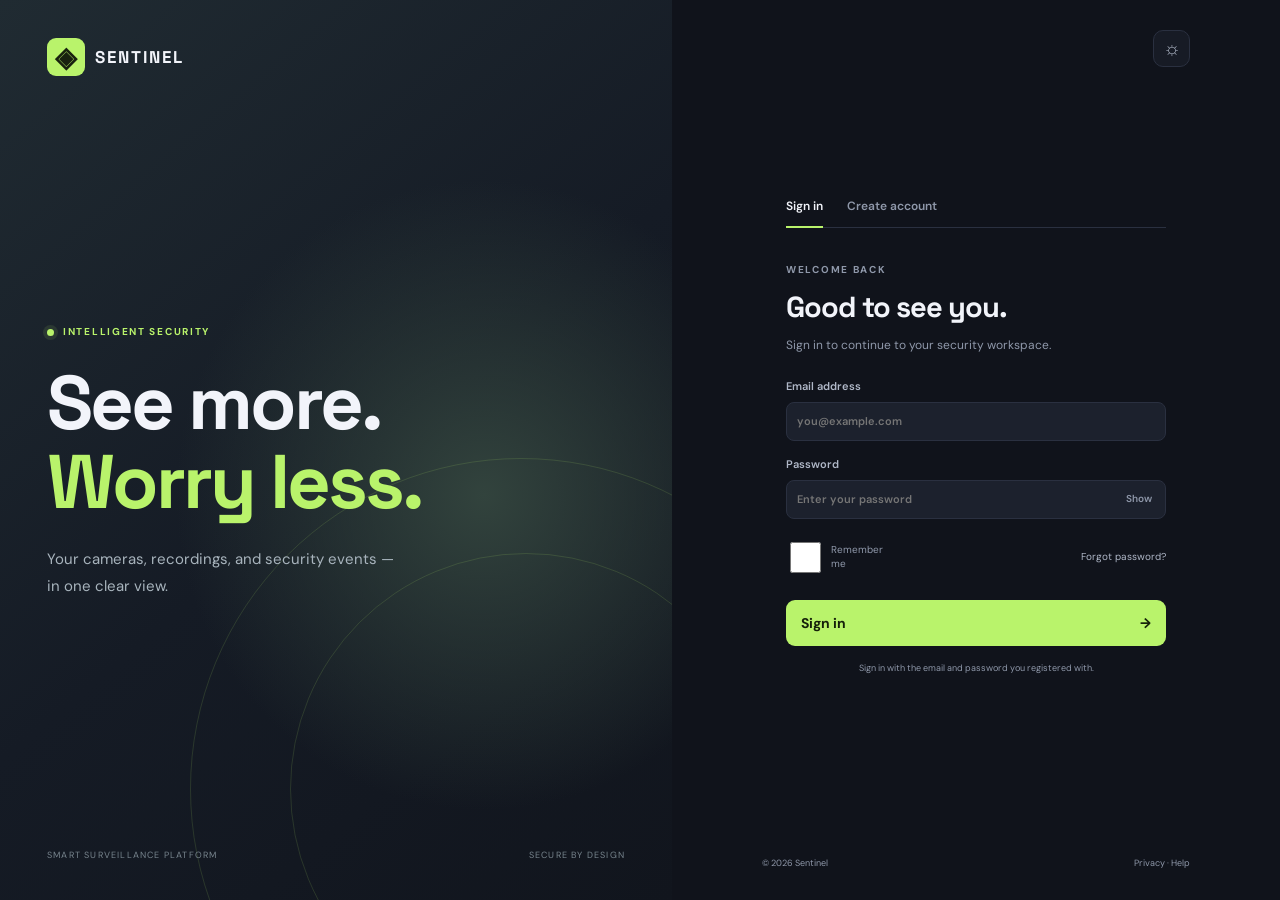
<file: index.html>
<!DOCTYPE html>
<html lang="en">

<head>
  <meta charset="UTF-8" />
  <meta name="viewport" content="width=device-width, initial-scale=1.0" />
  <meta name="theme-color" content="#10131b" />
  <title>Sentinel — Smart Surveillance</title>
  <link rel="preconnect" href="https://fonts.googleapis.com">
  <link rel="preconnect" href="https://fonts.gstatic.com" crossorigin>
  <link
    href="https://fonts.googleapis.com/css2?family=DM+Sans:wght@400;500;600;700&family=Space+Grotesk:wght@400;500;600;700&display=swap"
    rel="stylesheet">
  <link rel="stylesheet" href="styles.css" />
</head>

<body>
  <section id="authScreen" class="auth-screen">
    <div class="auth-visual">
      <div class="brand brand-large"><span class="brand-mark">◈</span><span>SENTINEL</span></div>
      <div class="visual-copy">
        <span class="eyebrow"><span class="pulse-dot"></span> INTELLIGENT SECURITY</span>
        <h1>See more.<br><span>Worry less.</span></h1>
        <p>Your cameras, recordings, and security events — in one clear view.</p>
      </div>
      <div class="auth-visual-footer"><span>SMART SURVEILLANCE PLATFORM</span><span>SECURE BY DESIGN</span></div>
    </div>
    <div class="auth-panel">
      <div class="auth-top"><span class="mobile-brand brand"><span
            class="brand-mark">◈</span><span>SENTINEL</span></span><button id="authThemeBtn" class="icon-btn"
          aria-label="Toggle theme">☼</button></div>
      <div class="auth-form-wrap">
        <div class="auth-tabs"><button class="auth-tab active" data-auth="signin">Sign in</button><button
            class="auth-tab" data-auth="signup">Create account</button></div>
        <div id="signinForm" class="auth-form">
          <span class="eyebrow">WELCOME BACK</span>
          <h2>Good to see you.</h2>
          <p class="muted">Sign in to continue to your security workspace.</p>
          <label>Email address<input id="signInEmail" type="email" placeholder="you@example.com" autocomplete="email"
              required /></label>
          <label>Password<div class="password-wrap"><input id="signInPassword" type="password"
                placeholder="Enter your password" autocomplete="current-password" required /><button
                class="show-password" data-target="signInPassword" type="button">Show</button></div></label>
          <div class="form-row"><label class="check-label"><input type="checkbox" /> Remember me</label><a href="#"
              id="forgotLink">Forgot password?</a></div>
          <button id="signInBtn" class="primary-btn full-btn">Sign in <span>→</span></button>
          <p class="auth-note">Sign in with the email and password you registered with.</p>
          <p id="authMessage" class="auth-message" role="status"></p>
        </div>
        <div id="signupForm" class="auth-form hidden">
          <span class="eyebrow">GET STARTED</span>
          <h2>Create your space.</h2>
          <p class="muted">Set up your account to manage your cameras.</p>
          <label>Full name<input id="signUpName" type="text" placeholder="Your name" autocomplete="name"
              required /></label>
          <label>Email address<input id="signUpEmail" type="email" placeholder="you@example.com" autocomplete="email"
              required /></label>
          <label>Password<div class="password-wrap"><input id="signUpPassword" type="password"
                placeholder="At least 8 characters" autocomplete="new-password" required /><button class="show-password"
                data-target="signUpPassword" type="button">Show</button></div></label>
          <button id="signUpBtn" class="primary-btn full-btn">Create account <span>→</span></button>
          <p class="auth-note">Your account is created on the backend.</p>
          <p id="signUpMessage" class="auth-message" role="status"></p>
        </div>
      </div>
      <div class="auth-bottom"><span>© 2026 Sentinel</span><span>Privacy · Help</span></div>
    </div>
  </section>

  <div id="appShell" class="app-shell hidden">
    <aside id="sidebar" class="sidebar">
      <a class="brand" href="#" data-page="overview"><span class="brand-mark">◈</span><span>SENTINEL</span></a>
      <div class="workspace-label">WORKSPACE <span>⌄</span></div>
      <div class="workspace-card">
        <div class="workspace-icon">⌂</div>
        <div><strong>My Property</strong><small>Personal workspace</small></div><span class="chevron">⌄</span>
      </div>
      <div class="nav-label">MONITOR</div>
      <nav class="main-nav">
        <button class="nav-item active" data-page="overview"><span class="nav-icon">▦</span> Overview</button>
        <button class="nav-item" data-page="cameras"><span class="nav-icon">▣</span> Connect CCTV <span
            class="nav-count" id="cameraNavCount">0</span></button>
        <button class="nav-item" data-page="knownpeople"><span class="nav-icon">♙</span> Known people</button>
        <button class="nav-item" data-page="events"><span class="nav-icon">◷</span> Events & timeline <span
            class="nav-count alert-count" id="eventNavCount">0</span></button>
        <button class="nav-item" data-page="recordings"><span class="nav-icon">▶</span> Recording archive</button>
      </nav>
      <div class="nav-label">PREFERENCES</div>
      <nav class="main-nav">
        <button class="nav-item" data-page="settings"><span class="nav-icon">⚙</span> Settings</button>
      </nav>
      <div class="sidebar-spacer"></div>
      <div class="sidebar-help">
        <div class="help-icon">?</div>
        <div><strong>Need a hand?</strong><small>Visit help centre</small></div><span>↗</span>
      </div>
      <div class="sidebar-user">
        <div class="avatar" id="sidebarAvatar">JS</div>
        <div class="user-lines"><strong id="sidebarName">Jules Shastri</strong><small
            id="sidebarEmail">jules@example.com</small></div>
        <button id="sidebarUserMenuBtn" class="dots-btn" aria-label="User menu">•••</button>
      </div>
    </aside>

    <main class="main-area">
      <header class="topbar">
        <div class="breadcrumb"><span>Workspace</span><span class="crumb-slash">/</span><strong
            id="pageCrumb">Overview</strong></div>
        <div class="top-actions">
          <div class="system-status"><span class="pulse-dot" id="sysDot"></span> <span id="sysStatusText">Checking…</span></div>
          <button id="themeBtn" class="icon-btn" aria-label="Toggle theme" title="Toggle light/dark mode">☼</button>
          <button class="icon-btn notification-btn" id="notificationBtn" aria-label="Camera simulator" title="Camera simulator (demo mode)">♧<i></i></button>
          <div class="profile-wrap">
            <button id="profileBtn" class="profile-button"><span class="avatar" id="topAvatar">JS</span><span
                class="profile-name" id="topName">Jules Shastri</span><span class="chevron">⌄</span></button>
            <div id="profileMenu" class="profile-menu hidden">
              <div class="profile-menu-top">
                <div class="avatar" id="menuAvatar">JS</div>
                <div><strong id="menuName">Jules Shastri</strong><small id="menuEmail">jules@example.com</small></div>
              </div>
              <button id="profileHelpBtn">ⓘ &nbsp; Help & support</button>
              <div class="menu-divider"></div><button id="signOutBtn" class="signout-btn">↪ &nbsp; Sign out</button>
            </div>
          </div>
        </div>
      </header>

      <div class="content">
        <section id="page-overview" class="page active">
          <div class="page-heading">
            <div>
              <div class="eyebrow" id="todayLabel"></div>
              <h1><span id="greetingText">Welcome</span><span class="heading-period">.</span></h1>
              <p>Here’s what’s happening around your property.</p>
            </div><button class="secondary-btn" data-page="events">View all events <span>→</span></button>
          </div>
          <div class="stat-grid">
            <article class="stat-card">
              <div class="stat-top"><span>Connected cameras</span><span class="stat-icon cyan">▣</span></div>
              <div class="stat-value"><span id="statCams">0</span> <span class="stat-sub" id="statCamsSub">/ 0 online</span></div>
              <div class="stat-foot"><span class="tiny-green" id="statCamsFoot">No cameras yet</span><span class="muted" id="statSites">0 locations</span></div>
            </article>
            <article class="stat-card">
              <div class="stat-top"><span>Events today</span><span class="stat-icon purple">◷</span></div>
              <div class="stat-value"><span id="statEvents">0</span> <span class="stat-sub" id="statEventsDelta"></span></div>
              <div class="stat-foot"><span class="muted">Compared to yesterday</span></div>
            </article>
            <article class="stat-card">
              <div class="stat-top"><span>Backend status</span><span class="stat-icon green">●</span></div>
              <div class="stat-value" id="statBackend">Checking…</div>
              <div class="stat-foot"><span class="muted">Smart Surveillance API</span></div>
            </article>
            <article class="stat-card">
              <div class="stat-top"><span>Saved recordings</span><span class="stat-icon amber">▤</span></div>
              <div class="stat-value"><span id="statRecs">0</span> <span class="stat-sub">files</span></div>
              <div class="stat-foot"><span class="muted">Saved by the detection pipeline</span></div>
            </article>
          </div>
          <div class="section-heading">
            <div>
              <h2>Camera overview</h2>
              <p>Quick look at your monitored areas.</p>
            </div><button class="text-btn" data-page="cameras">All cameras <span>→</span></button>
          </div>
          <div id="overviewCameras" class="camera-grid"></div>
          <div class="bottom-grid">
            <section class="panel recent-panel">
              <div class="panel-heading">
                <div>
                  <h2>Recent events</h2>
                  <p>Latest activity detected around your property.</p>
                </div><button class="text-btn" data-page="events">See all <span>→</span></button>
              </div>
              <div id="recentEvents" class="event-list"></div>
            </section>
            <section class="panel archive-panel">
              <div class="panel-heading">
                <div>
                  <h2>Recording archive</h2>
                  <p>Browse saved footage by hour.</p>
                </div><span class="panel-icon">▤</span>
              </div>
              <div class="archive-callout">
                <div class="archive-graphic">▶</div>
                <div><strong>Find a moment, fast.</strong>
                  <p>Choose a camera and jump to any recorded hour.</p>
                </div>
              </div><button class="primary-btn full-btn" data-page="recordings">Open recording archive
                <span>→</span></button>
              <div class="archive-meta"><span>▣ Hourly segments</span><span>◷ Date filters</span></div>
            </section>
          </div>
        </section>

        <section id="page-cameras" class="page">
          <div class="page-heading">
            <div>
              <div class="eyebrow">CAMERA MANAGEMENT</div>
              <h1>Connect CCTV<span class="heading-period">.</span></h1>
              <p>Connect existing cameras and organize them across your home, office, shop, or other sites.</p>
            </div><button class="primary-btn" id="addCameraBtn">＋ Add CCTV</button>
          </div>
          <div class="connect-intro">
            <div class="connect-intro-icon">⌂</div>
            <div><strong id="cameraWelcomeTitle">Your security workspace</strong>
              <p id="cameraWelcomeText">Manage all your camera locations in one place.</p>
            </div><span class="connect-intro-badge">MULTI-SITE READY</span>
          </div>
          <div class="site-toolbar">
            <div>
              <h2>Your locations</h2>
              <p>Keep home and business cameras separate and easy to manage.</p>
            </div><button class="secondary-btn" id="addSiteBtn">＋ Add location</button>
          </div>
          <div id="cameraSites" class="camera-sites"></div>
          <div id="cameraEmptyState" class="connect-empty hidden">
            <div class="connect-empty-icon">▣</div><span class="eyebrow">LET'S GET STARTED</span>
            <h2>No CCTV connected yet</h2>
            <p>Connect a compatible IP camera or DVR/NVR to begin. You can add your home first, then add an office or
              other location whenever you need.</p><button class="primary-btn" id="emptyAddCameraBtn">＋ Connect your
              first CCTV</button>
            <div class="connect-methods"><span>IP camera</span><span>DVR / NVR</span><span>Video file for testing</span>
            </div>
          </div>
          <div id="allCamerasGrid" class="camera-grid large-camera-grid"></div>
          <div class="notice-strip"><span class="notice-icon">ⓘ</span>
            <div><strong>Cameras are saved to your backend</strong>
              <p>Locations and cameras are stored by the API. Enter the stream source (RTSP URL or video file path) when adding a camera. Source credentials are sent to your backend, so use a trusted network. Removing a camera also deletes its saved events.
            </div>
          </div>
        </section>

        <section id="page-knownpeople" class="page">
          <div class="page-heading">
            <div>
              <div class="eyebrow">FACE ENROLLMENT</div>
              <h1>Known people<span class="heading-period">.</span></h1>
              <p>Enroll residents and trusted visitors for a future face-recognition model.</p>
            </div>
          </div>
          <div class="notice-strip face-notice"><span class="notice-icon">ⓘ</span>
            <div><strong>Face enrollment</strong>
              <p>Photos are turned into face embeddings by the backend and the original images are not saved. Enroll people only with informed permission, and use × to delete a profile and its samples.
            </div>
          </div>
          <div class="known-people-layout">
            <section class="panel enrollment-panel">
              <div class="panel-heading">
                <div>
                  <h2>Enroll a person</h2>
                  <p>Capture three angles with your webcam, or upload three photos.</p>
                </div><span class="panel-icon">＋</span>
              </div>

              <form id="knownPersonForm" class="known-person-form">
                <div class="mode-toggle" role="tablist" aria-label="Enrollment method">
                  <button type="button" class="mode-btn active" data-enroll-mode="live" role="tab" aria-selected="true">◉ Live webcam</button>
                  <button type="button" class="mode-btn" data-enroll-mode="upload" role="tab" aria-selected="false">↑ Upload photos</button>
                </div>

                <label>
                  Full name
                  <input id="knownPersonName" type="text" placeholder="e.g. Alex Sharma" required maxlength="80">
                </label>

                <label>
                  Relationship
                  <select id="knownPersonRelation">
                    <option>Resident</option>
                    <option>Family member</option>
                    <option>Trusted visitor</option>
                    <option>Caregiver</option>
                  </select>
                </label>

                <div id="enrollLive" class="enroll-pane">
                  <label>
                    Camera
                    <select id="liveCameraSelect"><option value="">Default camera</option></select>
                  </label>
                  <div class="live-steps">
                    <button type="button" class="live-step active" data-pose="straight"><span class="live-thumb"></span><strong>1 · Straight</strong>Look at the camera</button>
                    <button type="button" class="live-step" data-pose="left"><span class="live-thumb"></span><strong>2 · Left</strong>Turn slightly left</button>
                    <button type="button" class="live-step" data-pose="right"><span class="live-thumb"></span><strong>3 · Right</strong>Turn slightly right</button>
                  </div>
                  <div class="live-frame">
                    <video id="liveVideo" autoplay playsinline muted></video>
                    <div id="liveOff" class="live-off"><strong>Webcam is off</strong><span>Press “Start webcam” to begin.</span></div>
                  </div>
                  <p class="small-note" id="livePoseHint">Look straight at the camera and keep your face centred.</p>
                  <div class="live-buttons">
                    <button type="button" class="secondary-btn" id="liveStartBtn">Start webcam</button>
                    <button type="button" class="primary-btn" id="liveCaptureBtn" disabled>Capture straight</button>
                    <button type="button" class="secondary-btn" id="liveStopBtn" disabled>Stop</button>
                  </div>
                  <p class="small-note" id="liveCount">Captured 0 of 3</p>
                  <p class="small-note">Good lighting, one person in view. A head turn does not prove a person is live; there is no anti-spoofing yet.</p>
                </div>

                <div id="enrollUpload" class="enroll-pane hidden">
                  <label>
                    Front-facing photo
                    <input id="faceStraight" type="file" accept="image/jpeg,image/png,image/webp">
                  </label>
                  <label>
                    Left-facing photo
                    <input id="faceLeft" type="file" accept="image/jpeg,image/png,image/webp">
                  </label>
                  <label>
                    Right-facing photo
                    <input id="faceRight" type="file" accept="image/jpeg,image/png,image/webp">
                  </label>
                </div>

                <div class="notice-strip">
                  <span class="notice-icon">ⓘ</span>
                  <div>
                    <strong>Before enrolling</strong>
                    <p>Use three clear images of the same consenting person,
                      with one face visible in each image.</p>
                  </div>
                </div>

                <label class="consent-check">
                  <input id="faceConsent" type="checkbox" required>
                  <span>
                    I have informed permission from this person to enroll
                    their face data for the stated security purpose.
                  </span>
                </label>

                <button class="primary-btn full-btn" type="submit">
                  + Enroll person <span>→</span>
                </button>

                <p id="knownPersonMessage" class="auth-message" role="status"></p>
              </form>

            </section>
            <section class="panel known-list-panel">
              <div class="panel-heading">
                <div>
                  <h2>Enrolled people</h2>
                  <p id="knownPeopleCount">Loading…</p>
                </div><span class="archive-badge">SAVED ON SERVER</span>
              </div>
              <div id="knownPeopleList" class="known-people-list">
                <div class="empty-state"><span>♙</span><strong>No people enrolled yet</strong>
                  <p>Add a person using the form. The prototype will show their profile here.</p>
                </div>
              </div>
              
            </section>
          </div>
        </section>

        <section id="page-recordings" class="page">
          <div class="page-heading">
            <div>
              <div class="eyebrow">VIDEO LIBRARY</div>
              <h1>Recording archive<span class="heading-period">.</span></h1>
              <p>Browse saved footage by date and hour.</p></div>
          </div>
          <div class="archive-layout">
            <section class="panel archive-browser">
              <div class="archive-controls"><label>Camera<select id="archiveCamera">
                    <option>Driveway</option>
                    <option>Front entrance</option>
                    <option>Back garden</option>
                    <option>Living room</option>
                  </select></label><label>Date<input id="archiveDate" type="date"
                    /></label></div>
              <div class="archive-summary">
                <div><strong id="archiveDateTitle">—</strong><span id="archiveSummaryText">Loading…</span></div><span class="archive-badge"><i class="record-dot"></i>
                  SAVED FILES</span>
              </div>
              <div class="hourly-heading"><span>HOUR</span><span>FOOTAGE AVAILABILITY</span><span>REC</span></div>
              <div id="hourlyList" class="hourly-list"></div>
              <div class="archive-legend"><span><i class="legend-dot has-footage"></i> Video recorded</span><span><i class="legend-dot no-footage"></i> No video recorded</span></div>
            </section>
            <section class="panel playback-panel">
              <div class="panel-heading">
                <div>
                  <h2>Playback</h2>
                  <p id="playbackSubhead">Select an hour to preview its recording.</p>
                </div><span class="panel-icon">▶</span>
              </div>
              <div id="videoStage" class="video-stage">
                <div class="video-placeholder"><span class="play-large">▶</span><strong>No hour selected</strong>
                  <p>Choose an available hour from the archive.</p>
                </div>
              </div>
              <div class="playback-meta">
                <div><span>CAMERA</span><strong id="playCamera">Driveway</strong></div>
                <div><span>SELECTED HOUR</span><strong id="playHour">—</strong></div>
              </div>
              <div class="playback-actions"><button id="playLocalBtn" class="primary-btn" disabled>▶ Play
                  preview</button><button id="downloadInfoBtn" class="secondary-btn">Recording details</button><button id="deleteRecordingBtn" class="secondary-btn danger-btn" disabled>Delete recording</button></div>
              <p class="small-note">Every hour of the day is listed. Each hour holds one recording; hours with no video say so. Press Play preview to stream it from the backend.
            </section>
          </div>
        </section>

        <section id="page-events" class="page">
          <div class="page-heading">
            <div>
              <div class="eyebrow">ACTIVITY LOG</div>
              <h1>Events & timeline<span class="heading-period">.</span></h1>
              <p>Understand what happened, and when.</p>
            </div><button class="secondary-btn" id="exportEventsBtn">↓ Export CSV</button>
          </div>
          <div class="event-stats">
            <div class="event-stat"><span class="event-stat-icon purple">◉</span><div><strong id="evStatTotal">0</strong><small>Events on this day</small></div></div>
            <div class="event-stat"><span class="event-stat-icon green">♙</span><div><strong id="evStatKnown">0</strong><small>Known people</small></div></div>
            <div class="event-stat"><span class="event-stat-icon cyan">♙</span><div><strong id="evStatUnknown">0</strong><small>Unknown people</small></div></div>
            <div class="event-stat"><span class="event-stat-icon amber">▣</span><div><strong id="evStatOther">0</strong><small>Other events</small></div></div>
          </div>
          <div class="panel events-panel">
            <div class="events-toolbar">
              <div class="search-wrap"><span>⌕</span><input id="eventSearch"
                  placeholder="Search events, cameras, people..." /></div><select id="eventTypeFilter">
                <option value="all">All event types</option>
                <option value="known">Known person</option>
                <option value="unknown">Unknown person</option>
                <option value="other">Other events</option>
              </select><input id="eventDateFilter" type="date" />
            </div>
            <div class="timeline-date"><span class="date-marker">13</span>
              <div><strong id="timelineDateTitle">Tuesday, October 13</strong><small>Today · Local time</small></div>
              <span class="timeline-count" id="eventCount">8 events</span>
            </div>
            <div id="eventTimeline" class="event-timeline"></div>
            <div id="noEvents" class="empty-state hidden"><span>⌕</span><strong>No matching events</strong>
              <p>Try changing your search or filters.</p>
            </div>
          </div>
        </section>

        <section id="page-settings" class="page">
          <div class="page-heading">
            <div>
              <div class="eyebrow">YOUR WORKSPACE</div>
              <h1>Account settings<span class="heading-period">.</span></h1>
              <p>Manage your profile and workspace preferences.</p>
            </div>
          </div>
          <div class="settings-layout">
            <div class="settings-nav panel"><button class="settings-tab active">Personal details</button><button
                class="settings-tab" id="securityTab">Sign-in & security</button><button class="settings-tab"
                id="preferencesTab">Preferences</button></div>
            <section class="panel settings-card">
              <div class="panel-heading">
                <div>
                  <h2>Personal details</h2>
                  <p>Update the details associated with your account.</p>
                </div>
              </div>
              <div class="settings-avatar-row">
                <div class="avatar avatar-xl" id="settingsAvatar">JS</div>
                <div><strong>Profile photo</strong>
                  <p class="muted">Your initials are used in this prototype.</p>
                </div>
              </div>
              <form id="profileForm" class="settings-form"><label>Full name<input id="profileNameInput" type="text"
                    value="Jules Shastri" required /></label><label>Email address<input id="profileEmailInput"
                    type="email" value="jules@example.com" required /></label><label>Workspace name<input
                    id="workspaceNameInput" type="text" value="My Property" /></label><button class="primary-btn"
                  type="submit">Save changes <span>→</span></button>
                <p id="settingsMessage" class="auth-message" role="status"></p>
              </form>
            </section>
          </div>
        </section>
      </div>
    </main>
  </div>
  <div id="toast" class="toast" role="status"></div>
  <div id="modalBackdrop" class="modal-backdrop hidden">
    <div class="modal-card"><button id="closeModal" class="modal-close">×</button>
      <div id="modalContent"></div>
    </div>
  </div>
  <aside id="demoDock" class="demo-dock hidden" aria-label="Camera simulator">
    <div class="demo-head">
      <div><strong>Camera simulator</strong><small>Your webcam acts as a CCTV camera for demos</small></div>
      <button type="button" class="icon-btn" id="demoCloseBtn" aria-label="Close simulator">×</button>
    </div>
    <div class="mode-toggle" role="tablist">
      <button type="button" class="mode-btn active" data-demo-tab="live" role="tab">◉ Live camera</button>
      <button type="button" class="mode-btn" data-demo-tab="event" role="tab">＋ Add event</button>
    </div>

    <div id="demoLive" class="demo-pane">
      <div class="live-frame">
        <canvas id="demoCanvas" width="640" height="480"></canvas>
        <div id="demoOff" class="live-off"><strong>Camera is off</strong><span>Press “Start camera” to begin.</span></div>
        <span id="demoRec" class="demo-rec hidden">● REC</span>
      </div>
      <p class="small-note" id="demoStatus">Add your face on the Known people page first, then start the camera.</p>
      <p class="demo-warn hidden" id="demoWarn" role="alert">⚠ Recording in progress. Long recordings are auto-saved every 10 minutes and at each hour. Moving to “+ Add event” or closing this panel stops it and the footage since the last auto-save will <strong>not</strong> be saved. Click <strong>Stop &amp; save</strong> to keep it in the Recording archive.</p>
      <p class="small-note" id="demoSaveNote"></p>
      <div class="live-buttons">
        <button type="button" class="primary-btn" id="demoStartBtn">Start camera</button>
        <button type="button" class="secondary-btn" id="demoStopBtn" disabled>Stop &amp; save</button>
      </div>
      <div id="demoLog" class="demo-log"></div>
    </div>

    <form id="demoEventForm" class="demo-pane hidden">
      <label>Camera<select id="demoEventCamera"></select></label>
      <label>Event type
        <select id="demoEventType">
          <option value="person_detected">Person detected</option>
          <option value="motion_detected">Motion detected</option>
          <option value="object_left_behind">Object left behind</option>
          <option value="door_opened">Door opened</option>
        </select>
      </label>
      <label>Person
        <input id="demoEventPerson" list="demoPeople" maxlength="100" placeholder="Unknown person">
        <datalist id="demoPeople"></datalist>
      </label>
      <label>Confidence % (optional)<input id="demoEventConf" type="number" min="0" max="100" step="1" placeholder="e.g. 92"></label>
      <label>Details<input id="demoEventDetails" maxlength="300" placeholder="e.g. Delivery person at the gate"></label>
      <label>Time<input id="demoEventTime" type="datetime-local"></label>
      <button class="primary-btn full-btn" type="submit">+ Add event</button>
      <p id="demoEventMsg" class="auth-message" role="status"></p>
    </form>
  </aside>

  <script src="script.js"></script>
</body>

</html>
</file>
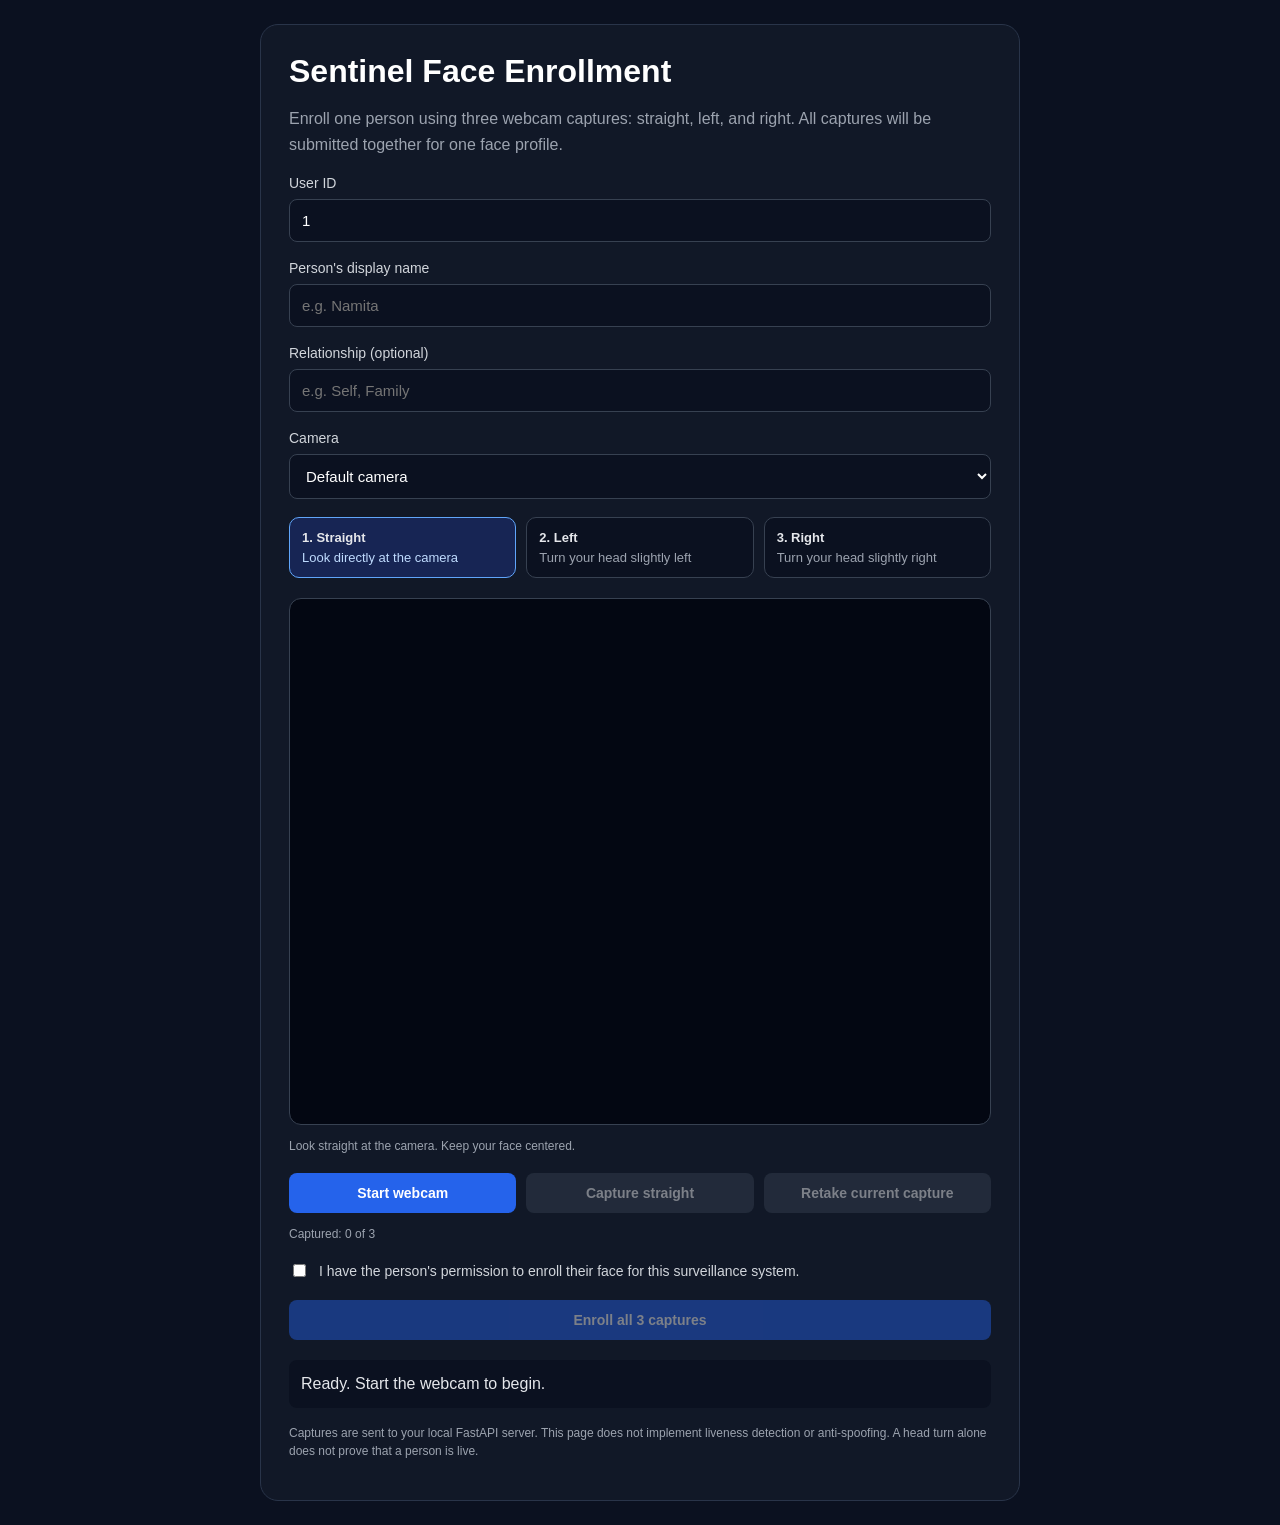
<file: face_enrollment.html>
<!DOCTYPE html>
<html lang="en">
<head>
  <meta charset="UTF-8">
  <meta name="viewport" content="width=device-width, initial-scale=1.0">
  <title>Sentinel | Face Enrollment</title>
  <style>
    * { box-sizing: border-box; }
    body {
      margin: 0; min-height: 100vh; font-family: Arial, sans-serif;
      background: #0b1120; color: #e5e7eb; display: flex;
      justify-content: center; align-items: center; padding: 24px;
    }
    .panel {
      width: 100%; max-width: 760px; background: #111827;
      border: 1px solid #293449; border-radius: 18px; padding: 28px;
    }
    h1 { margin: 0 0 8px; color: #fff; }
    .subtitle { color: #9ca3af; line-height: 1.6; }
    label { display: block; margin: 18px 0 8px; font-size: 14px; color: #d1d5db; }
    input, select {
      width: 100%; padding: 12px; border-radius: 8px; border: 1px solid #374151;
      background: #0b1120; color: #fff; font-size: 15px;
    }
    .camera-frame {
      margin-top: 20px; background: #030712; border: 1px solid #374151;
      border-radius: 12px; overflow: hidden; aspect-ratio: 4 / 3;
      display: flex; justify-content: center; align-items: center;
    }
    video, canvas, #photoPreview { width: 100%; height: 100%; object-fit: contain; }
    canvas, #photoPreview { display: none; }
    .step-list { display: grid; grid-template-columns: repeat(3, 1fr); gap: 10px; margin-top: 18px; }
    .step {
      padding: 12px; border: 1px solid #374151; border-radius: 10px;
      background: #0b1120; color: #9ca3af; font-size: 13px;
    }
    .step strong { display: block; color: #e5e7eb; margin-bottom: 5px; }
    .step.active { border-color: #60a5fa; background: #172554; color: #bfdbfe; }
    .step.done { border-color: #34d399; }
    .step.done strong { color: #6ee7b7; }
    .buttons { display: flex; flex-wrap: wrap; gap: 10px; margin-top: 18px; }
    button {
      flex: 1; min-width: 140px; padding: 12px 16px; border: none; border-radius: 8px;
      background: #2563eb; color: white; font-size: 14px; font-weight: bold; cursor: pointer;
    }
    button.secondary { background: #374151; }
    button:disabled { opacity: .45; cursor: not-allowed; }
    .consent { display: flex; align-items: flex-start; gap: 10px; line-height: 1.5; }
    .consent input { width: auto; margin-top: 3px; }
    #status {
      margin-top: 20px; padding: 12px; border-radius: 8px; background: #0b1120;
      white-space: pre-wrap; overflow-wrap: anywhere; line-height: 1.5;
    }
    .hint { font-size: 12px; color: #9ca3af; line-height: 1.5; }
    @media (max-width: 560px) {
      body { padding: 12px; }
      .panel { padding: 18px; }
      .step-list { grid-template-columns: 1fr; }
    }
  </style>
</head>
<body>
  <main class="panel">
    <h1>Sentinel Face Enrollment</h1>
    <p class="subtitle">
      Enroll one person using three webcam captures: straight, left, and right.
      All captures will be submitted together for one face profile.
    </p>

    <label for="userId">User ID</label>
    <input id="userId" type="number" min="1" value="1" required>

    <label for="displayName">Person's display name</label>
    <input id="displayName" type="text" placeholder="e.g. Namita" maxlength="100" required>

    <label for="relationship">Relationship (optional)</label>
    <input id="relationship" type="text" placeholder="e.g. Self, Family" maxlength="100">

    <label for="cameraSelect">Camera</label>
    <select id="cameraSelect"><option value="">Default camera</option></select>

    <div class="step-list" aria-label="Enrollment capture steps">
      <div class="step active" id="step-straight"><strong>1. Straight</strong>Look directly at the camera</div>
      <div class="step" id="step-left"><strong>2. Left</strong>Turn your head slightly left</div>
      <div class="step" id="step-right"><strong>3. Right</strong>Turn your head slightly right</div>
    </div>

    <div class="camera-frame">
      <video id="video" autoplay playsinline muted></video>
      <canvas id="canvas"></canvas>
      <img id="photoPreview" alt="Captured face preview">
    </div>

    <p class="hint" id="poseHint">Look straight at the camera. Use good lighting and keep only the intended person in view.</p>

    <div class="buttons">
      <button id="startCamera">Start webcam</button>
      <button id="capture" class="secondary" disabled>Capture straight</button>
      <button id="retake" class="secondary" disabled>Retake current capture</button>
    </div>

    <p class="hint" id="captureCount">Captured: 0 of 3</p>

    <label class="consent">
      <input id="consent" type="checkbox">
      <span>I have the person's permission to enroll their face for this surveillance system.</span>
    </label>

    <div class="buttons">
      <button id="enroll" disabled>Enroll all 3 captures</button>
    </div>

    <p id="status" role="status" aria-live="polite">Ready. Start the webcam to begin.</p>
    <p class="hint">
      Captures are sent to your local FastAPI server. This page does not implement liveness
      detection or anti-spoofing. A head turn alone does not prove that a person is live.
    </p>
  </main>

  <script>
    const API_BASE = "http://127.0.0.1:8000";
    const video = document.getElementById("video");
    const canvas = document.getElementById("canvas");
    const preview = document.getElementById("photoPreview");
    const cameraSelect = document.getElementById("cameraSelect");
    const startButton = document.getElementById("startCamera");
    const captureButton = document.getElementById("capture");
    const retakeButton = document.getElementById("retake");
    const enrollButton = document.getElementById("enroll");
    const consentCheckbox = document.getElementById("consent");
    const statusBox = document.getElementById("status");
    const poseHint = document.getElementById("poseHint");
    const captureCount = document.getElementById("captureCount");

    const steps = [
      { key: "straight", label: "straight", instruction: "Look straight at the camera. Keep your face centered." },
      { key: "left", label: "left", instruction: "Turn your head slightly to your left while keeping your face visible." },
      { key: "right", label: "right", instruction: "Turn your head slightly to your right while keeping your face visible." }
    ];

    let cameraStream = null;
    let currentIndex = 0;
    let captures = { straight: null, left: null, right: null };

    function setStatus(message) { statusBox.textContent = message; }

    function refreshUI() {
      steps.forEach((step, index) => {
        const card = document.getElementById(`step-${step.key}`);
        card.classList.toggle("active", index === currentIndex);
        card.classList.toggle("done", Boolean(captures[step.key]));
      });
      poseHint.textContent = steps[currentIndex].instruction;
      captureButton.textContent = `Capture ${steps[currentIndex].label}`;
      captureCount.textContent = `Captured: ${steps.filter(s => captures[s.key]).length} of 3`;
      retakeButton.disabled = !captures[steps[currentIndex].key];
      enrollButton.disabled = !steps.every(s => captures[s.key]) || !consentCheckbox.checked;
    }

    async function loadCameras() {
      if (!navigator.mediaDevices?.enumerateDevices) return;
      try {
        const devices = await navigator.mediaDevices.enumerateDevices();
        const cameras = devices.filter(device => device.kind === "videoinput");
        const selected = cameraSelect.value;
        cameraSelect.replaceChildren(new Option("Default camera", ""));
        cameras.forEach((camera, index) => cameraSelect.add(new Option(camera.label || `Camera ${index + 1}`, camera.deviceId)));
        if ([...cameraSelect.options].some(option => option.value === selected)) cameraSelect.value = selected;
      } catch (error) { console.warn("Could not list cameras:", error); }
    }

    async function stopCamera() {
      if (cameraStream) {
        cameraStream.getTracks().forEach(track => track.stop());
        cameraStream = null;
      }
      video.srcObject = null;
    }

    async function startCamera() {
      try {
        await stopCamera();
        const selectedCamera = cameraSelect.value;
        const videoConstraints = selectedCamera
          ? { deviceId: { exact: selectedCamera }, width: { ideal: 1280 }, height: { ideal: 720 } }
          : { facingMode: "user", width: { ideal: 1280 }, height: { ideal: 720 } };
        cameraStream = await navigator.mediaDevices.getUserMedia({ video: videoConstraints, audio: false });
        video.srcObject = cameraStream;
        video.style.display = "block";
        preview.style.display = "none";
        await video.play();
        captureButton.disabled = false;
        await loadCameras();
        refreshUI();
        setStatus("Webcam started. Follow the three pose prompts and capture each view.");
      } catch (error) {
        setStatus("Could not start the webcam.\n" + error.message +
          "\n\nAllow camera permission and open this page from localhost or HTTPS.");
      }
    }

    async function capturePhoto() {
      if (!cameraStream || !video.videoWidth) {
        setStatus("Start the webcam and wait for the video to load.");
        return;
      }
      canvas.width = video.videoWidth;
      canvas.height = video.videoHeight;
      const context = canvas.getContext("2d");
      context.drawImage(video, 0, 0, canvas.width, canvas.height);
      const blob = await new Promise(resolve => canvas.toBlob(resolve, "image/jpeg", 0.92));
      if (!blob) {
        setStatus("Could not capture the image. Please try again.");
        return;
      }

      const key = steps[currentIndex].key;
      captures[key] = blob;
      preview.src = URL.createObjectURL(blob);
      preview.style.display = "block";
      video.style.display = "none";
      captureButton.disabled = true;
      retakeButton.disabled = false;
      refreshUI();
      setStatus(`${steps[currentIndex].label[0].toUpperCase() + steps[currentIndex].label.slice(1)} capture saved in this page. Review it, then continue.`);
    }

    function retakeCurrent() {
      const key = steps[currentIndex].key;
      captures[key] = null;
      if (preview.src.startsWith("blob:")) URL.revokeObjectURL(preview.src);
      preview.removeAttribute("src");
      preview.style.display = "none";
      video.style.display = "block";
      captureButton.disabled = !cameraStream;
      refreshUI();
      setStatus(`Ready to retake the ${steps[currentIndex].label} capture.`);
    }

    function nextCapture() {
      if (!captures[steps[currentIndex].key]) {
        setStatus(`Capture the ${steps[currentIndex].label} view before continuing.`);
        return;
      }
      if (currentIndex < steps.length - 1) {
        currentIndex += 1;
        if (preview.src.startsWith("blob:")) URL.revokeObjectURL(preview.src);
        preview.removeAttribute("src");
        preview.style.display = "none";
        video.style.display = "block";
        captureButton.disabled = !cameraStream;
        refreshUI();
        setStatus(`Next: ${steps[currentIndex].instruction}`);
      } else {
        refreshUI();
        setStatus("All three views are captured. Review each step if needed, then enroll.");
      }
    }

    // Clicking a step card lets the user review or retake that pose.
    steps.forEach((step, index) => {
      const card = document.getElementById(`step-${step.key}`);
      card.tabIndex = 0;
      card.setAttribute("role", "button");
      card.style.cursor = "pointer";
      card.addEventListener("click", () => {
        currentIndex = index;
        if (preview.src.startsWith("blob:")) URL.revokeObjectURL(preview.src);
        preview.removeAttribute("src");
        preview.style.display = "none";
        video.style.display = "block";
        captureButton.disabled = !cameraStream;
        refreshUI();
        setStatus(captures[step.key] ? `The ${step.label} view is already captured. Retake it if needed.` : steps[index].instruction);
      });
      card.addEventListener("keydown", event => {
        if (event.key === "Enter" || event.key === " ") { event.preventDefault(); card.click(); }
      });
    });

    async function enrollFace() {
      const userId = document.getElementById("userId").value.trim();
      const displayName = document.getElementById("displayName").value.trim();
      const relationship = document.getElementById("relationship").value.trim();

      if (!userId || !Number.isInteger(Number(userId)) || Number(userId) < 1) {
        setStatus("Enter a valid positive integer user ID."); return;
      }
      if (!displayName) { setStatus("Enter the person's display name."); return; }
      if (!steps.every(step => captures[step.key])) { setStatus("Capture straight, left, and right views first."); return; }
      if (!consentCheckbox.checked) { setStatus("Consent is required before enrollment."); return; }

      const formData = new FormData();
      formData.append("display_name", displayName);
      formData.append("consent_given", "true");
      formData.append("source", "live_capture");
      if (relationship) formData.append("relationship_label", relationship);
      steps.forEach(step => formData.append(`${step.key}_image`, captures[step.key], `webcam_${step.key}.jpg`));

      enrollButton.disabled = true;
      setStatus("Submitting three face captures to Sentinel...");
      try {
        // Requires the matching multi-image backend endpoint; the current single-image
        // endpoint will not accept this request until the backend is updated.
        const response = await fetch(`${API_BASE}/face-profiles/${encodeURIComponent(userId)}/enroll-multi`, {
          method: "POST", body: formData
        });
        const result = await response.json().catch(() => ({}));
        if (!response.ok) {
          throw new Error(typeof result.detail === "string" ? result.detail : JSON.stringify(result.detail || result));
        }
        setStatus("Enrollment successful!\n\n" + JSON.stringify(result, null, 2));
      } catch (error) {
        setStatus("Enrollment was not completed.\n" + error.message +
          "\n\nThis page now sends three images to /enroll-multi. The matching backend endpoint must be added before enrollment can succeed. Your existing single-image endpoint has not been changed.");
      } finally {
        refreshUI();
      }
    }

    startButton.addEventListener("click", startCamera);
    captureButton.addEventListener("click", capturePhoto);
    retakeButton.addEventListener("click", retakeCurrent);
    enrollButton.addEventListener("click", enrollFace);
    consentCheckbox.addEventListener("change", refreshUI);
    cameraSelect.addEventListener("change", async () => { if (cameraStream) await startCamera(); });
    window.addEventListener("beforeunload", () => {
      if (cameraStream) cameraStream.getTracks().forEach(track => track.stop());
      steps.forEach(step => {
        const blob = captures[step.key];
        if (blob) captures[step.key] = null;
      });
      if (preview.src.startsWith("blob:")) URL.revokeObjectURL(preview.src);
    });
    loadCameras();
    refreshUI();
  </script>
</body>
</html>
</file>
<file: styles.css>
:root {
   --bg: #10131b;
   --surface: #171b25;
   --surface2: #1c212d;
   --surface3: #232938;
   --border: #2a3040;
   --text: #f2f4fa;
   --muted: #8f98aa;
   --muted2: #b0b8c8;
   --accent: #b9f36b;
   --accent-ink: #15200a;
   --cyan: #71d9ed;
   --purple: #b7a0ff;
   --green: #8ee0a3;
   --amber: #f6c777;
   --danger: #ff8d9a;
   --shadow: 0 18px 60px #0003
 }

 * {
   box-sizing: border-box
 }

 body {
   margin: 0;
   background: var(--bg);
   color: var(--text);
   font-family: 'DM Sans', sans-serif;
   font-size: 14px;
   line-height: 1.45
 }

 button,
 input,
 select {
   font: inherit
 }

 button {
   cursor: pointer
 }

 button:focus-visible,
 input:focus-visible,
 select:focus-visible {
   outline: 2px solid var(--accent);
   outline-offset: 2px
 }

 a {
   color: var(--accent);
   text-decoration: none
 }

 .hidden {
   display: none !important
 }

 .muted {
   color: var(--muted)
 }

 h1,
 h2,
 h3,
 strong,
 .brand {
   font-family: 'Space Grotesk', sans-serif
 }

 h1 {
   font-size: 32px;
   line-height: 1.12;
   letter-spacing: -1.3px;
   margin: 8px 0 9px
 }

 h2 {
   font-size: 17px;
   margin: 0 0 5px;
   letter-spacing: -.3px
 }

 p {
   margin: 0
 }

 .eyebrow {
   font-size: 10px;
   letter-spacing: 1.7px;
   color: var(--muted);
   font-weight: 700
 }

 .heading-period {
   color: var(--accent)
 }

 .brand {
   display: flex;
   align-items: center;
   gap: 10px;
   color: var(--text);
   font-size: 17px;
   font-weight: 700;
   letter-spacing: 2px
 }

 .brand-mark {
   display: grid;
   place-items: center;
   width: 30px;
   height: 30px;
   background: var(--accent);
   color: #18210f;
   border-radius: 9px;
   font-size: 23px;
   line-height: 1;
   letter-spacing: 0
 }

 .primary-btn,
 .secondary-btn,
 .text-btn,
 .icon-btn,
 .dots-btn {
   border: 0;
   display: inline-flex;
   align-items: center;
   justify-content: center;
   gap: 10px;
   transition: .18s ease
 }

 .primary-btn {
   background: var(--accent);
   color: var(--accent-ink);
   font-weight: 700;
   padding: 11px 15px;
   border-radius: 9px;
   white-space: nowrap
 }

 .primary-btn:hover {
   filter: brightness(1.05);
   transform: translateY(-1px)
 }

 .primary-btn:disabled {
   opacity: .45;
   cursor: not-allowed;
   transform: none
 }

 .secondary-btn {
   background: var(--surface2);
   color: var(--text);
   border: 1px solid var(--border);
   padding: 10px 14px;
   border-radius: 9px;
   font-weight: 600
 }

 .secondary-btn:hover,
 .icon-btn:hover {
   border-color: var(--muted)
 }

 .text-btn {
   background: transparent;
   color: var(--accent);
   font-weight: 600;
   padding: 5px
 }

 .full-btn {
   width: 100%;
   justify-content: space-between;
   padding: 13px 15px
 }

 .icon-btn {
   height: 37px;
   width: 37px;
   background: var(--surface);
   border: 1px solid var(--border);
   color: var(--muted2);
   border-radius: 10px;
   font-size: 19px;
   position: relative
 }

 .dots-btn {
   background: transparent;
   color: var(--muted);
   padding: 5px 7px;
   letter-spacing: 2px;
   border-radius: 6px
 }

 .dots-btn:hover {
   background: var(--surface3)
 }

 .avatar {
   display: grid;
   place-items: center;
   flex-shrink: 0;
   width: 34px;
   height: 34px;
   border-radius: 50%;
   background: linear-gradient(140deg, #d3c3ff, #8b79dc);
   color: #211a3a;
   font-size: 11px;
   font-weight: 800;
   border: 2px solid #ffffff16
 }

 .avatar-xl {
   width: 54px;
   height: 54px;
   font-size: 15px
 }

 .app-shell {
   min-height: 100vh
 }

 .sidebar {
   width: 246px;
   position: fixed;
   inset: 0 auto 0 0;
   background: #131720;
   border-right: 1px solid var(--border);
   padding: 25px 15px 14px;
   display: flex;
   flex-direction: column;
   z-index: 10
 }

 .sidebar>.brand {
   padding: 0 9px 29px
 }

 .workspace-label,
 .nav-label {
   font-size: 10px;
   color: #687285;
   letter-spacing: 1.4px;
   font-weight: 700;
   padding: 0 9px 10px;
   display: flex;
   justify-content: space-between
 }

 .workspace-card {
   display: flex;
   align-items: center;
   gap: 10px;
   padding: 10px;
   background: var(--surface2);
   border: 1px solid var(--border);
   border-radius: 10px;
   margin-bottom: 28px
 }

 .workspace-icon {
   width: 32px;
   height: 32px;
   display: grid;
   place-items: center;
   border-radius: 8px;
   background: #303746;
   color: var(--accent);
   font-size: 18px
 }

 .workspace-card strong,
 .workspace-card small,
 .sidebar-help strong,
 .sidebar-help small {
   display: block
 }

 .workspace-card strong {
   font-size: 12px
 }

 .workspace-card small,
 .sidebar-help small {
   font-size: 10px;
   color: var(--muted);
   margin-top: 3px
 }

 .chevron {
   color: var(--muted);
   margin-left: auto
 }

 .nav-label {
   margin-bottom: 7px
 }

 .main-nav {
   display: grid;
   gap: 4px;
   margin-bottom: 27px
 }

 .nav-item {
   display: flex;
   align-items: center;
   gap: 12px;
   padding: 11px 10px;
   background: transparent;
   border: 0;
   color: #a4adbf;
   text-align: left;
   border-radius: 9px;
   font-size: 12px;
   font-weight: 600;
   width: 100%
 }

 .nav-item:hover {
   background: #ffffff08;
   color: var(--text)
 }

 .nav-item.active {
   background: #292f3b;
   color: var(--text)
 }

 .nav-item.active .nav-icon {
   color: var(--accent)
 }

 .nav-icon {
   width: 18px;
   text-align: center;
   font-size: 17px;
   color: #778196
 }

 .nav-count {
   margin-left: auto;
   background: #303747;
   color: #b7c0d0;
   font-size: 10px;
   padding: 2px 7px;
   border-radius: 5px
 }

 .alert-count {
   background: #47323a;
   color: #ffabb3
 }

 .sidebar-spacer {
   flex: 1;
   min-height: 20px
 }

 .storage-card {
   background: var(--surface);
   border: 1px solid var(--border);
   border-radius: 10px;
   padding: 13px;
   margin-bottom: 15px
 }

 .storage-head {
   display: flex;
   justify-content: space-between;
   font-size: 11px
 }

 .storage-head strong {
   font-size: 11px
 }

 .storage-bar,
 .mini-progress {
   height: 5px;
   background: #303747;
   border-radius: 9px;
   overflow: hidden;
   margin: 11px 0 8px
 }

 .storage-bar span,
 .mini-progress span {
   display: block;
   height: 100%;
   width: 68%;
   background: var(--accent);
   border-radius: 9px
 }

 .storage-card small {
   font-size: 10px;
   color: var(--muted);
   display: flex;
   justify-content: space-between
 }

 .storage-card small span {
   color: var(--accent)
 }

 .sidebar-help {
   display: flex;
   align-items: center;
   gap: 10px;
   padding: 11px 8px;
   margin-bottom: 13px
 }

 .help-icon {
   width: 27px;
   height: 27px;
   display: grid;
   place-items: center;
   border-radius: 8px;
   background: #282e3b;
   color: var(--muted2)
 }

 .sidebar-help strong {
   font-size: 11px
 }

 .sidebar-help>span {
   margin-left: auto;
   color: var(--muted)
 }

 .sidebar-user {
   border-top: 1px solid var(--border);
   padding: 14px 3px 0;
   display: flex;
   align-items: center;
   gap: 9px
 }

 .user-lines {
   min-width: 0;
   flex: 1
 }

 .user-lines strong,
 .user-lines small {
   display: block;
   overflow: hidden;
   text-overflow: ellipsis;
   white-space: nowrap
 }

 .user-lines strong {
   font-size: 11px
 }

 .user-lines small {
   font-size: 10px;
   color: var(--muted);
   margin-top: 3px
 }

 .main-area {
   margin-left: 246px;
   min-height: 100vh
 }

 .topbar {
   height: 70px;
   border-bottom: 1px solid var(--border);
   display: flex;
   align-items: center;
   justify-content: space-between;
   padding: 0 34px;
   position: sticky;
   top: 0;
   background: color-mix(in srgb, var(--bg) 92%, transparent);
   backdrop-filter: blur(14px);
   z-index: 8
 }

 .breadcrumb {
   display: flex;
   gap: 11px;
   align-items: center;
   color: var(--muted);
   font-size: 12px
 }

 .breadcrumb strong {
   color: var(--text);
   font-weight: 600
 }

 .crumb-slash {
   color: #50586a
 }

 .top-actions {
   display: flex;
   align-items: center;
   gap: 12px
 }

 .system-status {
   font-size: 11px;
   color: var(--muted2);
   display: flex;
   align-items: center;
   gap: 8px;
   margin-right: 6px
 }

 .pulse-dot {
   display: inline-block;
   width: 7px;
   height: 7px;
   background: var(--accent);
   border-radius: 50%;
   box-shadow: 0 0 0 4px #b9f36b1a
 }

 .notification-btn i {
   position: absolute;
   width: 6px;
   height: 6px;
   border-radius: 50%;
   background: var(--danger);
   right: 7px;
   top: 7px;
   border: 1px solid var(--surface)
 }

 .profile-wrap {
   position: relative
 }

 .profile-button {
   display: flex;
   align-items: center;
   gap: 9px;
   background: transparent;
   border: 0;
   color: var(--text);
   padding: 2px 0 2px 5px
 }

 .profile-name {
   font-size: 11px;
   font-weight: 700
 }

 .profile-menu {
   position: absolute;
   right: 0;
   top: 49px;
   width: 238px;
   background: var(--surface2);
   border: 1px solid var(--border);
   border-radius: 12px;
   padding: 8px;
   box-shadow: var(--shadow);
   z-index: 30
 }

 .profile-menu-top {
   display: flex;
   gap: 10px;
   align-items: center;
   padding: 10px 7px 13px
 }

 .profile-menu-top strong,
 .profile-menu-top small {
   display: block
 }

 .profile-menu-top strong {
   font-size: 12px
 }

 .profile-menu-top small {
   color: var(--muted);
   font-size: 10px;
   margin-top: 3px
 }

 .profile-menu>button {
   width: 100%;
   padding: 10px 9px;
   border: 0;
   background: transparent;
   color: var(--muted2);
   text-align: left;
   border-radius: 7px;
   font-size: 12px
 }

 .profile-menu>button:hover {
   background: var(--surface3);
   color: var(--text)
 }

 .profile-menu .signout-btn {
   color: var(--danger)
 }

 .menu-divider {
   height: 1px;
   background: var(--border);
   margin: 5px 0
 }

 .content {
   max-width: 1500px;
   padding: 30px 34px 46px;
   margin: 0 auto
 }

 .page {
   display: none;
   animation: fadeIn .22s ease
 }

 .page.active {
   display: block
 }

 @keyframes fadeIn {
   from {
     opacity: .5;
     transform: translateY(4px)
   }

   to {
     opacity: 1;
     transform: none
   }
 }

 .page-heading {
   display: flex;
   align-items: center;
   justify-content: space-between;
   gap: 18px;
   margin-bottom: 25px
 }

 .page-heading p,
 .section-heading p,
 .panel-heading p {
   font-size: 12px;
   color: var(--muted);
   margin-top: 5px
 }

 .stat-grid {
   display: grid;
   grid-template-columns: repeat(4, minmax(0, 1fr));
   gap: 14px;
   margin-bottom: 32px
 }

 .stat-card {
   background: var(--surface);
   border: 1px solid var(--border);
   border-radius: 12px;
   padding: 16px 16px 13px;
   min-width: 0
 }

 .stat-top {
   display: flex;
   align-items: center;
   justify-content: space-between;
   color: var(--muted);
   font-size: 11px
 }

 .stat-icon {
   width: 31px;
   height: 31px;
   border-radius: 9px;
   display: grid;
   place-items: center;
   font-size: 16px;
   background: #71d9ed16
 }

 .cyan {
   color: var(--cyan);
   background: #71d9ed16
 }

 .purple {
   color: var(--purple);
   background: #b7a0ff17
 }

 .green {
   color: var(--green);
   background: #8ee0a317
 }

 .amber {
   color: var(--amber);
   background: #f6c77717
 }

 .stat-value {
   font: 600 26px 'Space Grotesk';
   margin: 11px 0 9px;
   display: flex;
   align-items: baseline;
   gap: 8px
 }

 .stat-sub {
   font: 500 11px 'DM Sans';
   color: var(--muted)
 }

 .positive {
   color: var(--green)
 }

 .stat-foot {
   display: flex;
   align-items: center;
   justify-content: space-between;
   gap: 8px;
   font-size: 9px;
   color: var(--muted)
 }

 .tiny-green {
   color: var(--green);
   white-space: nowrap
 }

 .sparkline {
   color: var(--purple);
   font-size: 18px
 }

 .mini-progress {
   margin: 0 0 8px;
   height: 4px
 }

 .section-heading,
 .panel-heading {
   display: flex;
   align-items: center;
   justify-content: space-between;
   gap: 15px
 }

 .section-heading {
   margin-bottom: 15px
 }

 .camera-grid {
   display: grid;
   grid-template-columns: repeat(3, minmax(0, 1fr));
   gap: 15px
 }

 .camera-card {
   border: 1px solid var(--border);
   background: var(--surface);
   border-radius: 12px;
   overflow: hidden;
   min-width: 0
 }

 .camera-preview {
   height: 175px;
   position: relative;
   overflow: hidden;
   background: #2a3b3a
 }

 .preview-label {
   position: absolute;
   top: 11px;
   left: 11px;
   z-index: 2;
   border-radius: 5px;
   padding: 5px 7px;
   background: #0b0e14c9;
   color: #dfe5ed;
   font-size: 8px;
   letter-spacing: .6px
 }

 .record-dot {
   display: inline-block;
   width: 6px;
   height: 6px;
   border-radius: 50%;
   background: #ff7b85;
   margin-right: 5px;
   vertical-align: 1px
 }

 .camera-overlay {
   position: absolute;
   right: 10px;
   top: 11px;
   color: #e9f2e8;
   font: 10px monospace;
   letter-spacing: 1px;
   z-index: 2
 }

 .preview-drive {
   background: linear-gradient(180deg, #435d60 0%, #718477 45%, #48554d 46%, #202a2b 100%)
 }

 .preview-drive:before {
   content: "";
   position: absolute;
   left: 0;
   right: 0;
   bottom: 0;
   height: 54%;
   background: repeating-linear-gradient(90deg, #4a5354 0 4px, #384345 4px 7px);
   clip-path: polygon(24% 0, 76% 0, 100% 100%, 0 100%);
   opacity: .7
 }

 .scene-road {
   position: absolute;
   left: 43%;
   bottom: 12px;
   width: 20%;
   height: 55px;
   background: linear-gradient(90deg, #89949a, #c2c7c3 50%, #687579);
   clip-path: polygon(28% 0, 72% 0, 100% 100%, 0 100%);
   opacity: .7
 }

 .preview-front {
   background: linear-gradient(180deg, #293d4b, #5b7773 57%, #343e3d 58%, #202b2c)
 }

 .scene-door {
   position: absolute;
   bottom: 0;
   left: 36%;
   width: 30%;
   height: 76%;
   background: linear-gradient(90deg, #423b38, #66564c, #302d2c);
   border: 5px solid #7c786e;
   border-bottom: 0;
   box-shadow: 0 0 0 2px #292c2c
 }

 .scene-door:after {
   content: "";
   position: absolute;
   right: 10%;
   top: 50%;
   width: 4px;
   height: 4px;
   background: #e8ca86;
   border-radius: 50%
 }

 .preview-back {
   background: linear-gradient(180deg, #526e72, #9aa28c 52%, #354b3c 53%, #1e3027)
 }

 .scene-garden {
   position: absolute;
   inset: 42% 0 0;
   background: radial-gradient(ellipse at 20% 30%, #5f8052 0 15%, transparent 16%), radial-gradient(ellipse at 75% 12%, #668e5a 0 19%, transparent 20%), radial-gradient(ellipse at 48% 75%, #476f43 0 27%, transparent 28%)
 }

 .camera-info {
   padding: 13px 14px;
   display: flex;
   align-items: center;
   justify-content: space-between
 }

 .camera-info strong,
 .camera-info small {
   display: block
 }

 .camera-info strong {
   font-size: 12px
 }

 .camera-info small {
   font-size: 10px;
   color: var(--muted);
   margin-top: 5px
 }

 .online-dot {
   display: inline-block;
   width: 6px;
   height: 6px;
   background: var(--green);
   border-radius: 50%;
   margin-right: 5px
 }

 .bottom-grid {
   display: grid;
   grid-template-columns: 1.45fr 1fr;
   gap: 15px;
   margin-top: 22px
 }

 .panel {
   background: var(--surface);
   border: 1px solid var(--border);
   border-radius: 12px;
   padding: 19px;
   min-width: 0
 }

 .panel-heading {
   margin-bottom: 17px
 }

 .panel-icon {
   color: var(--muted);
   font-size: 19px
 }

 .event-list {
   display: grid
 }

 .event-row {
   display: flex;
   gap: 12px;
   align-items: flex-start;
   padding: 12px 0;
   border-top: 1px solid var(--border)
 }

 .event-row:first-child {
   border-top: 0
 }

 .event-symbol {
   width: 32px;
   height: 32px;
   flex-shrink: 0;
   display: grid;
   place-items: center;
   border-radius: 9px;
   font-size: 14px
 }

 .event-row-main {
   flex: 1;
   min-width: 0
 }

 .event-row-main strong {
   font-size: 11px;
   display: block;
   margin: 1px 0 4px
 }

 .event-row-main p {
   font-size: 10px;
   color: var(--muted)
 }

 .event-time {
   font-size: 10px;
   color: var(--muted);
   white-space: nowrap;
   padding-top: 3px
 }

 .archive-callout {
   display: flex;
   align-items: center;
   gap: 12px;
   padding: 15px 12px;
   background: var(--surface2);
   border-radius: 10px;
   margin: 5px 0 14px
 }

 .archive-graphic {
   width: 42px;
   height: 42px;
   border-radius: 10px;
   background: #b9f36b18;
   color: var(--accent);
   display: grid;
   place-items: center;
   font-size: 19px
 }

 .archive-callout strong {
   font-size: 12px
 }

 .archive-callout p {
   font-size: 10px;
   color: var(--muted);
   margin-top: 4px
 }

 .archive-meta {
   display: flex;
   justify-content: space-between;
   color: var(--muted);
   font-size: 10px;
   margin-top: 13px
 }

 .filter-row {
   display: flex;
   justify-content: space-between;
   align-items: center;
   gap: 15px;
   margin-bottom: 20px
 }

 .search-wrap {
   display: flex;
   align-items: center;
   gap: 8px;
   background: var(--surface);
   border: 1px solid var(--border);
   border-radius: 9px;
   padding: 0 12px;
   min-width: 220px;
   flex: 1;
   max-width: 360px;
   color: var(--muted);
   font-size: 20px
 }

 .search-wrap input {
   width: 100%;
   height: 39px;
   background: transparent;
   border: 0;
   outline: 0;
   color: var(--text);
   font-size: 11px
 }

 .search-wrap input::placeholder {
   color: #70798a
 }

 .filter-pills {
   display: flex;
   gap: 5px;
   background: var(--surface);
   padding: 4px;
   border: 1px solid var(--border);
   border-radius: 9px
 }

 .filter-pill {
   border: 0;
   background: transparent;
   color: var(--muted);
   font-size: 10px;
   padding: 7px 10px;
   border-radius: 6px
 }

 .filter-pill span {
   margin-left: 4px;
   color: var(--muted2)
 }

 .filter-pill.active {
   background: var(--surface3);
   color: var(--text)
 }

 .large-camera-grid {
   grid-template-columns: repeat(2, minmax(0, 1fr));
   gap: 17px
 }

 .large-camera-grid .camera-preview {
   height: 225px
 }

 .notice-strip {
   display: flex;
   align-items: center;
   gap: 12px;
   padding: 14px 15px;
   border: 1px solid #71d9ed35;
   background: #71d9ed0a;
   border-radius: 10px;
   margin-top: 20px
 }

 .notice-icon {
   font-size: 18px;
   color: var(--cyan)
 }

 .notice-strip strong {
   font-size: 11px
 }

 .notice-strip p {
   font-size: 10px;
   color: var(--muted);
   margin-top: 3px
 }

 .archive-layout {
   display: grid;
   grid-template-columns: minmax(0, 1.2fr) minmax(300px, .8fr);
   gap: 16px;
   align-items: start
 }

 .archive-browser {
   padding: 18px
 }

 .archive-controls {
   display: grid;
   grid-template-columns: 1fr 1fr;
   gap: 12px
 }

 .archive-controls label,
 .settings-form label,
 .auth-form>label {
   display: grid;
   gap: 7px;
   color: var(--muted2);
   font-size: 11px;
   font-weight: 600
 }

 .archive-controls label:last-child {
   grid-column: 1/-1
 }

 .archive-controls input,
 .archive-controls select,
 .events-toolbar select,
 .events-toolbar input,
 .settings-form input,
 .auth-form input {
   height: 39px;
   width: 100%;
   border: 1px solid var(--border);
   background: var(--surface2);
   border-radius: 8px;
   padding: 0 10px;
   color: var(--text);
   font-size: 11px;
   outline: 0
 }

 .archive-controls select,
 .events-toolbar select {
   color: var(--muted2)
 }

 input[type=date] {
   color-scheme: dark
 }

 .archive-summary {
   display: flex;
   align-items: center;
   justify-content: space-between;
   gap: 12px;
   padding: 19px 0 14px;
   margin-top: 7px;
   border-bottom: 1px solid var(--border)
 }

 .archive-summary strong,
 .archive-summary span {
   display: block
 }

 .archive-summary strong {
   font-size: 12px
 }

 .archive-summary span {
   font-size: 10px;
   color: var(--muted);
   margin-top: 4px
 }

 .archive-badge {
   white-space: nowrap;
   background: #f6c77712;
   border: 1px solid #f6c77730;
   color: var(--amber) !important;
   padding: 6px 8px;
   border-radius: 6px;
   font-size: 8px !important;
   letter-spacing: .7px
 }

 .hourly-heading,
 .hour-row {
   display: grid;
   grid-template-columns: 80px minmax(60px, 1fr) 38px;
   gap: 10px;
   align-items: center
 }

 .hourly-heading {
   font-size: 8px;
   letter-spacing: 1px;
   color: var(--muted);
   padding: 13px 3px 9px
 }

 .hourly-list {
   display: grid
 }

 .hour-row {
   width: 100%;
   border: 0;
   border-top: 1px solid var(--border);
   background: transparent;
   color: var(--text);
   text-align: left;
   padding: 11px 3px;
   font-size: 10px
 }

 .hour-row:hover {
   background: var(--surface2)
 }

 .hour-row.selected {
   background: #b9f36b0b;
   box-shadow: inset 2px 0 var(--accent)
 }

 .hour-label {
   font-weight: 700;
   font-size: 10px
 }

 .hour-bar {
   height: 8px;
   border-radius: 4px;
   background: var(--surface3);
   overflow: hidden;
   position: relative
 }

 .hour-bar span {
   display: block;
   height: 100%;
   border-radius: 4px;
   background: linear-gradient(90deg, #80c94a, #b9f36b)
 }

 .hour-bar.empty span {
   width: 0 !important
 }

 .clip-count {
   color: var(--muted);
   text-align: right
 }

 .archive-legend {
   display: flex;
   gap: 15px;
   flex-wrap: wrap;
   border-top: 1px solid var(--border);
   padding-top: 13px;
   margin-top: 8px;
   color: var(--muted);
   font-size: 9px
 }

 .legend-dot {
   display: inline-block;
   width: 7px;
   height: 7px;
   border-radius: 50%;
   margin-right: 5px
 }

 .has-footage {
   background: var(--accent)
 }

 .no-footage {
   background: #454d5d
 }

 .playback-panel {
   position: sticky;
   top: 88px
 }

 .video-stage {
   aspect-ratio: 16/10;
   border-radius: 9px;
   overflow: hidden;
   background: #080b10;
   position: relative;
   display: grid;
   place-items: center;
   border: 1px solid var(--border)
 }

 .video-placeholder {
   text-align: center;
   color: var(--muted);
   padding: 20px
 }

 .play-large {
   display: grid;
   place-items: center;
   width: 43px;
   height: 43px;
   border-radius: 50%;
   border: 1px solid #b9f36b55;
   color: var(--accent);
   margin: 0 auto 12px;
   padding-left: 3px
 }

 .video-placeholder strong {
   display: block;
   font-size: 12px;
   color: var(--text);
   margin-bottom: 5px
 }

 .video-placeholder p {
   font-size: 10px
 }

 .video-stage video {
   width: 100%;
   height: 100%;
   object-fit: contain
 }

 .playback-meta {
   display: grid;
   grid-template-columns: 1fr 1fr;
   gap: 10px;
   padding: 15px 0
 }

 .playback-meta span,
 .playback-meta strong {
   display: block
 }

 .playback-meta span {
   font-size: 8px;
   letter-spacing: 1px;
   color: var(--muted);
   margin-bottom: 5px
 }

 .playback-meta strong {
   font-size: 11px
 }

 .playback-actions {
   display: flex;
   gap: 8px
 }

 .playback-actions button {
   flex: 1;
   font-size: 10px;
   padding: 10px
 }

 .small-note {
   font-size: 9px;
   color: var(--muted);
   line-height: 1.6;
   margin-top: 13px
 }

 .event-stats {
   display: grid;
   grid-template-columns: repeat(4, 1fr);
   gap: 13px;
   margin-bottom: 20px
 }

 .event-stat {
   display: flex;
   align-items: center;
   gap: 12px;
   padding: 15px;
   background: var(--surface);
   border: 1px solid var(--border);
   border-radius: 10px
 }

 .event-stat-icon {
   width: 36px;
   height: 36px;
   display: grid;
   place-items: center;
   border-radius: 9px;
   font-size: 16px
 }

 .event-stat strong,
 .event-stat small {
   display: block
 }

 .event-stat strong {
   font-size: 20px
 }

 .event-stat small {
   font-size: 10px;
   color: var(--muted);
   margin-top: 2px
 }

 .events-panel {
   padding: 0 20px 15px
 }

 .events-toolbar {
   display: flex;
   align-items: center;
   gap: 10px;
   padding: 16px 0;
   border-bottom: 1px solid var(--border)
 }

 .events-toolbar .search-wrap {
   max-width: none;
   flex: 1
 }

 .events-toolbar select {
   width: 150px
 }

 .events-toolbar input {
   width: 142px
 }

 .timeline-date {
   display: flex;
   align-items: center;
   gap: 11px;
   padding: 18px 0
 }

 .date-marker {
   display: grid;
   place-items: center;
   width: 36px;
   height: 36px;
   border-radius: 9px;
   background: #b9f36b18;
   color: var(--accent);
   font: 700 16px 'Space Grotesk'
 }

 .timeline-date strong,
 .timeline-date small {
   display: block
 }

 .timeline-date strong {
   font-size: 12px
 }

 .timeline-date small {
   font-size: 10px;
   color: var(--muted);
   margin-top: 3px
 }

 .timeline-count {
   margin-left: auto;
   color: var(--muted);
   font-size: 10px
 }

 .event-timeline {
   display: grid
 }

 .timeline-item {
   display: grid;
   grid-template-columns: 66px 22px minmax(0, 1fr);
   gap: 10px;
   min-height: 75px
 }

 .timeline-time {
   font-size: 10px;
   color: var(--muted);
   padding-top: 6px;
   text-align: right
 }

 .timeline-rail {
   position: relative;
   display: flex;
   justify-content: center
 }

 .timeline-rail:after {
   content: "";
   position: absolute;
   top: 22px;
   bottom: -1px;
   width: 1px;
   background: var(--border)
 }

 .timeline-item:last-child .timeline-rail:after {
   display: none
 }

 .timeline-dot {
   position: relative;
   z-index: 1;
   width: 22px;
   height: 22px;
   border-radius: 7px;
   display: grid;
   place-items: center;
   font-size: 10px
 }

 .timeline-content {
   padding: 1px 0 20px;
   display: flex;
   justify-content: space-between;
   gap: 15px;
   align-items: flex-start
 }

 .timeline-content strong {
   font-size: 11px;
   display: block;
   margin-bottom: 5px
 }

 .timeline-content p {
   font-size: 10px;
   color: var(--muted)
 }

 .timeline-tags {
   display: flex;
   gap: 6px;
   flex-wrap: wrap;
   margin-top: 8px
 }

 .timeline-tag {
   font-size: 8px;
   color: var(--muted2);
   padding: 4px 6px;
   border: 1px solid var(--border);
   border-radius: 5px
 }

 .timeline-recording {
   border: 1px solid var(--border);
   background: var(--surface2);
   color: var(--accent);
   font-size: 9px;
   padding: 7px 8px;
   border-radius: 6px;
   white-space: nowrap
 }

 .empty-state {
   text-align: center;
   padding: 40px;
   color: var(--muted)
 }

 .empty-state>span {
   font-size: 25px
 }

 .empty-state strong {
   display: block;
   color: var(--text);
   margin: 8px 0
 }

 .empty-state p {
   font-size: 11px
 }

 .settings-layout {
   display: grid;
   grid-template-columns: 190px minmax(0, 1fr);
   gap: 16px;
   align-items: start
 }

 .settings-nav {
   padding: 8px;
   display: grid;
   gap: 3px
 }

 .settings-tab {
   border: 0;
   background: transparent;
   color: var(--muted);
   text-align: left;
   padding: 11px;
   border-radius: 7px;
   font-size: 11px
 }

 .settings-tab.active,
 .settings-tab:hover {
   background: var(--surface3);
   color: var(--text)
 }

 .settings-card {
   max-width: 760px
 }

 .settings-avatar-row {
   display: flex;
   gap: 14px;
   align-items: center;
   padding: 15px 0 22px;
   border-bottom: 1px solid var(--border)
 }

 .settings-avatar-row strong {
   font-size: 12px
 }

 .settings-avatar-row p {
   font-size: 10px;
   margin-top: 4px
 }

 .settings-form {
   display: grid;
   grid-template-columns: 1fr 1fr;
   gap: 17px;
   padding-top: 22px
 }

 .settings-form label:nth-child(3) {
   grid-column: 1/-1
 }

 .settings-form .primary-btn {
   justify-self: start
 }

 .auth-screen {
   min-height: 100vh;
   display: grid;
   grid-template-columns: minmax(0, 1.05fr) minmax(400px, .95fr);
   background: var(--bg)
 }

 .auth-visual {
   position: relative;
   overflow: hidden;
   min-height: 100vh;
   padding: 38px 7%;
   display: flex;
   flex-direction: column;
   background: radial-gradient(ellipse at 72% 55%, #32433d 0, transparent 45%), linear-gradient(140deg, #202b32 0%, #151b25 52%, #11151d 100%)
 }

 .auth-visual:before,
 .auth-visual:after {
   content: "";
   position: absolute;
   border: 1px solid #b9f36b22;
   border-radius: 50%;
   width: 660px;
   height: 660px;
   right: -180px;
   bottom: -220px
 }

 .auth-visual:after {
   width: 470px;
   height: 470px;
   right: -90px;
   bottom: -125px
 }

 .brand-large {
   position: relative;
   z-index: 1
 }

 .brand-large .brand-mark {
   width: 38px;
   height: 38px;
   font-size: 28px
 }

 .visual-copy {
   position: relative;
   z-index: 1;
   margin: auto 0;
   max-width: 470px;
   padding: 80px 0
 }

 .visual-copy .eyebrow {
   color: #b9f36b;
   display: flex;
   align-items: center;
   gap: 9px
 }

 .visual-copy h1 {
   font-size: clamp(48px, 6vw, 76px);
   line-height: 1.03;
   letter-spacing: -3px;
   margin: 25px 0
 }

 .visual-copy h1 span {
   color: var(--accent)
 }

 .visual-copy p {
   font-size: 15px;
   line-height: 1.8;
   color: #a8b4bd;
   max-width: 350px
 }

 .auth-visual-footer {
   position: relative;
   z-index: 1;
   display: flex;
   justify-content: space-between;
   color: #78858e;
   font-size: 9px;
   letter-spacing: 1.2px
 }

 .auth-panel {
   display: flex;
   flex-direction: column;
   padding: 30px clamp(28px, 7vw, 90px);
   min-height: 100vh;
   background: var(--bg)
 }

 .auth-top {
   display: flex;
   justify-content: flex-end;
   align-items: center
 }

 .mobile-brand {
   display: none
 }

 .auth-form-wrap {
   width: 100%;
   max-width: 380px;
   margin: auto
 }

 .auth-tabs {
   display: flex;
   gap: 24px;
   border-bottom: 1px solid var(--border);
   margin-bottom: 30px
 }

 .auth-tab {
   padding: 0 0 12px;
   background: transparent;
   border: 0;
   color: var(--muted);
   font-size: 12px;
   font-weight: 600;
   position: relative
 }

 .auth-tab.active {
   color: var(--text)
 }

 .auth-tab.active:after {
   content: "";
   height: 2px;
   position: absolute;
   bottom: -1px;
   left: 0;
   right: 0;
   background: var(--accent)
 }

 .auth-form h2 {
   font-size: 29px;
   letter-spacing: -1px;
   margin: 8px 0
 }

 .auth-form>.muted {
   font-size: 12px;
   margin-bottom: 25px
 }

 .auth-form>label {
   margin: 16px 0
 }

 .password-wrap {
   position: relative
 }

 .password-wrap input {
   padding-right: 52px
 }

 .show-password {
   position: absolute;
   right: 8px;
   top: 50%;
   transform: translateY(-50%);
   border: 0;
   background: transparent;
   color: var(--muted);
   font-size: 10px
 }

 .form-row {
   display: flex;
   align-items: center;
   justify-content: space-between;
   margin: 7px 0 20px;
   font-size: 10px
 }

 .check-label {
   display: flex;
   align-items: center;
   gap: 7px;
   color: var(--muted)
 }

 .check-label input {
   accent-color: var(--accent)
 }

 .form-row a {
   color: var(--muted2)
 }

 .auth-note {
   text-align: center;
   color: var(--muted);
   font-size: 9px;
   margin-top: 16px
 }

 .auth-message {
   font-size: 11px;
   color: var(--green);
   margin-top: 10px;
   min-height: 16px
 }

 .auth-bottom {
   display: flex;
   justify-content: space-between;
   color: var(--muted);
   font-size: 9px;
   padding-top: 25px
 }

 .toast {
   position: fixed;
   bottom: 24px;
   right: 24px;
   background: var(--surface3);
   border: 1px solid var(--border);
   color: var(--text);
   padding: 12px 16px;
   border-radius: 9px;
   box-shadow: var(--shadow);
   font-size: 12px;
   z-index: 100;
   opacity: 0;
   transform: translateY(8px);
   pointer-events: none;
   transition: .2s
 }

 .toast.show {
   opacity: 1;
   transform: none
 }

 .modal-backdrop {
   position: fixed;
   inset: 0;
   background: #0009;
   display: grid;
   place-items: center;
   z-index: 80;
   padding: 20px
 }

 .modal-card {
   position: relative;
   background: var(--surface);
   border: 1px solid var(--border);
   border-radius: 14px;
   padding: 26px;
   width: min(420px, 100%);
   box-shadow: var(--shadow)
 }

 .modal-close {
   position: absolute;
   right: 14px;
   top: 10px;
   border: 0;
   background: transparent;
   color: var(--muted);
   font-size: 24px
 }

 .modal-card h2 {
   font-size: 19px;
   margin-bottom: 8px
 }

 .modal-card p {
   font-size: 12px;
   color: var(--muted);
   line-height: 1.7;
   margin-bottom: 17px
 }

 .modal-card .primary-btn {
   margin-top: 8px
 }

 body.light {
   --bg: #f3f5f8;
   --surface: #fff;
   --surface2: #f6f7fa;
   --surface3: #e9edf2;
   --border: #e1e5eb;
   --text: #1c2430;
   --muted: #788294;
   --muted2: #515c6d;
   --accent: #5c971b;
   --accent-ink: #fff;
   --shadow: 0 18px 60px #27354a18
 }

 body.light .sidebar {
   background: #fff
 }

 body.light .topbar {
   background: #ffffffeb
 }

 body.light .brand {
   color: var(--text)
 }

 body.light .workspace-icon {
   background: #edf4e4
 }

 body.light .nav-item.active {
   background: #eef2e9
 }

 body.light .auth-visual {
   background: radial-gradient(ellipse at 72% 55%, #415c4b 0, transparent 45%), linear-gradient(140deg, #202b32, #11151d)
 }

 body.light input[type=date] {
   color-scheme: light
 }

 body.light .preview-label {
   background: #0b0e14c9;
   color: #dfe5ed
 }

 body.light .camera-overlay {
   color: #e9f2e8
 }

 @media(max-width:1150px) {
   .sidebar {
     width: 220px
   }

   .main-area {
     margin-left: 220px
   }

   .content {
     padding: 25px 23px
   }

   .topbar {
     padding: 0 23px
   }

   .stat-grid {
     grid-template-columns: repeat(2, minmax(0, 1fr))
   }

   .camera-grid {
     grid-template-columns: repeat(2, minmax(0, 1fr))
   }

   .bottom-grid {
     grid-template-columns: 1fr
   }

   .archive-layout {
     grid-template-columns: 1fr
   }

   .playback-panel {
     position: static
   }

   .video-stage {
     max-height: 380px
   }

   .event-stats {
     grid-template-columns: repeat(2, 1fr)
   }
 }

 @media(max-width:760px) {
   .sidebar {
     width: 70px;
     padding: 20px 9px 12px;
     align-items: center
   }

   .sidebar>.brand {
     padding: 0 0 28px
   }

   .sidebar>.brand>span:not(.brand-mark),
   .workspace-label,
   .workspace-card>div:not(.workspace-icon),
   .workspace-card>.chevron,
   .nav-label,
   .nav-item:not(.active) .nav-count,
   .nav-item {
     font-size: 0
   }

   .workspace-card {
     padding: 7px;
     margin-bottom: 22px
   }

   .workspace-icon {
     width: 34px;
     height: 34px
   }

   .main-nav {
     width: 100%;
     margin-bottom: 20px
   }

   .nav-item {
     justify-content: center;
     padding: 12px 0
   }

   .nav-icon {
     font-size: 18px
   }

   .nav-item.active {
     font-size: 0
   }

   .nav-count {
     display: none
   }

   .storage-card,
   .sidebar-help,
   .user-lines,
   .sidebar-user .dots-btn {
     display: none
   }

   .sidebar-user {
     justify-content: center;
     width: 100%
   }

   .main-area {
     margin-left: 70px
   }

   .topbar {
     height: 62px;
     padding: 0 14px
   }

   .content {
     padding: 22px 14px
   }

   .system-status {
     display: none
   }

   .profile-name {
     display: none
   }

   .top-actions {
     gap: 7px
   }

   .page-heading {
     align-items: flex-start
   }

   .page-heading h1 {
     font-size: 28px
   }

   .page-heading>.primary-btn,
   .page-heading>.secondary-btn {
     font-size: 10px;
     padding: 9px
   }

   .stat-grid {
     gap: 9px
   }

   .stat-card {
     padding: 12px
   }

   .stat-value {
     font-size: 23px
   }

   .stat-foot {
     font-size: 8px
   }

   .camera-grid,
   .large-camera-grid {
     grid-template-columns: 1fr
   }

   .camera-preview {
     height: 190px !important
   }

   .filter-row {
     align-items: stretch;
     flex-direction: column
   }

   .search-wrap {
     max-width: none
   }

   .filter-pills {
     justify-content: space-between
   }

   .filter-pill {
     flex: 1;
     padding: 8px 4px
   }

   .archive-controls {
     grid-template-columns: 1fr
   }

   .archive-controls label:last-child {
     grid-column: auto
   }

   .archive-summary {
     align-items: flex-start;
     flex-direction: column
   }

   .hourly-heading,
   .hour-row {
     grid-template-columns: 68px minmax(40px, 1fr) 28px;
     gap: 7px
   }

   .events-toolbar {
     flex-wrap: wrap
   }

   .events-toolbar .search-wrap {
     flex-basis: 100%
   }

   .events-toolbar select,
   .events-toolbar input {
     flex: 1;
     width: 0
   }

   .event-stats {
     gap: 8px
   }

   .event-stat {
     padding: 11px;
     gap: 8px
   }

   .event-stat-icon {
     width: 30px;
     height: 30px
   }

   .event-stat strong {
     font-size: 17px
   }

   .timeline-item {
     grid-template-columns: 48px 22px minmax(0, 1fr);
     gap: 6px
   }

   .timeline-time {
     font-size: 9px
   }

   .timeline-content {
     flex-direction: column;
     gap: 8px
   }

   .settings-layout {
     grid-template-columns: 1fr
   }

   .settings-nav {
     display: flex;
     overflow: auto
   }

   .settings-tab {
     white-space: nowrap
   }

   .settings-form {
     grid-template-columns: 1fr
   }

   .settings-form label:nth-child(3) {
     grid-column: auto
   }

   .auth-screen {
     grid-template-columns: 1fr
   }

   .auth-visual {
     display: none
   }

   .auth-panel {
     padding: 22px 25px;
     min-height: 100vh
   }

   .auth-top {
     justify-content: space-between
   }

   .mobile-brand {
     display: flex;
     font-size: 14px
   }

   .mobile-brand .brand-mark {
     width: 28px;
     height: 28px;
     font-size: 21px
   }

   .auth-form-wrap {
     margin: 55px auto
   }

   .auth-form h2 {
     font-size: 27px
   }

   .auth-bottom {
     padding-top: 20px
   }

   .bottom-grid {
     gap: 12px
   }

   .panel {
     padding: 15px
   }

   .profile-menu {
     right: -4px
   }

   .playback-actions {
     flex-direction: column
   }
 }

 @media(max-width:420px) {
   .topbar {
     padding: 0 9px
   }

   .content {
     padding: 19px 10px
   }

   .breadcrumb {
     gap: 6px;
     font-size: 10px
   }

   .icon-btn {
     width: 32px;
     height: 32px
   }

   .top-actions {
     gap: 5px
   }

   .page-heading {
     gap: 8px
   }

   .page-heading h1 {
     font-size: 25px
   }

   .page-heading p {
     font-size: 11px
   }

   .page-heading>.secondary-btn {
     max-width: 115px;
     white-space: normal
   }

   .stat-top {
     font-size: 9px
   }

   .stat-icon {
     width: 27px;
     height: 27px
   }

   .stat-value {
     font-size: 20px
   }

   .stat-sub {
     font-size: 9px
   }

   .stat-foot {
     flex-wrap: wrap
   }

   .auth-panel {
     padding: 18px
   }

   .event-stats {
     grid-template-columns: 1fr 1fr
   }
 }

 /* Known people / face-enrollment prototype */
 .known-people-layout {
   display: grid;
   grid-template-columns: minmax(270px, .78fr) minmax(0, 1.22fr);
   gap: 16px;
   align-items: start
 }

 .face-notice {
   align-items: flex-start;
   margin: 0 0 18px
 }

 .face-notice p {
   max-width: 900px;
   line-height: 1.65
 }

 .known-person-form {
   display: grid;
   gap: 15px;
   padding-top: 12px
 }

 .known-person-form>label:not(.consent-check) {
   display: grid;
   gap: 7px;
   color: var(--muted2);
   font-size: 11px;
   font-weight: 600
 }

 .known-person-form input[type=text],
 .known-person-form select,
 .known-person-form input[type=file] {
   width: 100%;
   min-width: 0;
   padding: 11px;
   background: var(--surface2);
   border: 1px solid var(--border);
   border-radius: 8px;
   color: var(--text);
   font: inherit;
   font-size: 11px
 }

 .known-person-form input[type=file] {
   padding: 9px
 }

 .face-photo-preview {
   min-height: 130px;
   border: 1px dashed var(--border);
   border-radius: 10px;
   display: flex;
   flex-direction: column;
   align-items: center;
   justify-content: center;
   gap: 8px;
   overflow: hidden;
   background: var(--surface2);
   color: var(--muted);
   font-size: 11px;
   text-align: center
 }

 .face-photo-preview>span {
   font-size: 27px;
   color: var(--muted2)
 }

 .face-photo-preview img {
   width: 100%;
   height: 170px;
   object-fit: contain;
   background: #0e1219
 }

 .face-photo-preview p {
   padding: 0 10px
 }

 .consent-check {
   display: flex;
   align-items: flex-start;
   gap: 9px;
   font-size: 10px;
   line-height: 1.6;
   color: var(--muted2)
 }

 .consent-check input {
   margin-top: 3px;
   accent-color: var(--accent);
   flex-shrink: 0
 }

 .known-people-list {
   display: grid;
   gap: 10px;
   margin: 12px 0 18px
 }

 .known-person-card {
   display: flex;
   align-items: center;
   gap: 13px;
   border: 1px solid var(--border);
   background: var(--surface2);
   border-radius: 10px;
   padding: 10px
 }

 .known-person-card>img {
   width: 58px;
   height: 58px;
   object-fit: cover;
   border-radius: 8px;
   background: var(--surface3)
 }

 .known-person-copy {
   min-width: 0;
   display: grid;
   gap: 5px;
   flex: 1
 }

 .known-person-copy strong {
   font-size: 12px;
   overflow-wrap: anywhere
 }

 .known-person-copy>span {
   font-size: 10px;
   color: var(--muted2)
 }

 .known-person-copy small {
   font-size: 9px;
   color: var(--muted)
 }

 .remove-person-btn {
   border: 1px solid var(--border);
   background: transparent;
   color: var(--muted);
   border-radius: 7px;
   width: 29px;
   height: 29px;
   font-size: 19px;
   flex-shrink: 0
 }

 .remove-person-btn:hover {
   color: var(--danger);
   border-color: var(--danger)
 }

 @media(max-width:950px) {
   .known-people-layout {
     grid-template-columns: 1fr
   }
 }

 /* Connect CCTV and multi-site management */
 .connect-intro {
   display: flex;
   align-items: center;
   gap: 13px;
   padding: 16px 18px;
   border: 1px solid var(--border);
   border-radius: 12px;
   background: var(--surface);
   margin-bottom: 25px
 }

 .connect-intro-icon,
 .site-icon {
   width: 42px;
   height: 42px;
   flex-shrink: 0;
   border-radius: 11px;
   display: grid;
   place-items: center;
   background: #71d9ed16;
   color: var(--cyan);
   font-size: 22px
 }

 .connect-intro>div:nth-child(2) {
   flex: 1;
   min-width: 0
 }

 .connect-intro strong {
   font-size: 13px
 }

 .connect-intro p {
   font-size: 11px;
   color: var(--muted);
   margin-top: 4px
 }

 .connect-intro-badge {
   font-size: 8px;
   letter-spacing: .7px;
   color: var(--green);
   border: 1px solid #8ee0a340;
   border-radius: 6px;
   padding: 6px 8px;
   white-space: nowrap
 }

 .site-toolbar {
   display: flex;
   justify-content: space-between;
   align-items: center;
   gap: 15px;
   margin: 5px 0 14px
 }

 .site-toolbar h2 {
   font: 600 16px 'Space Grotesk';
   margin: 0
 }

 .site-toolbar p {
   font-size: 11px;
   color: var(--muted);
   margin-top: 5px
 }

 .camera-sites {
   display: grid;
   grid-template-columns: repeat(2, minmax(0, 1fr));
   gap: 12px;
   margin-bottom: 18px
 }

 .site-card {
   min-width: 0;
   border: 1px solid var(--border);
   background: var(--surface);
   border-radius: 12px;
   padding: 15px
 }

 .site-card-top {
   display: flex;
   align-items: center;
   gap: 10px
 }

 .site-icon {
   width: 37px;
   height: 37px;
   font-size: 18px
 }

 .site-title {
   display: flex;
   flex-direction: column;
   gap: 4px;
   flex: 1;
   min-width: 0
 }

 .site-title strong {
   font-size: 12px;
   overflow-wrap: anywhere
 }

 .site-title span {
   font-size: 10px;
   color: var(--muted)
 }

 .site-add-camera {
   white-space: nowrap;
   font-size: 10px
 }

 .site-camera-summary {
   display: flex;
   flex-wrap: wrap;
   gap: 7px;
   margin-top: 13px;
   padding-top: 12px;
   border-top: 1px solid var(--border)
 }

 .site-camera-chip {
   display: inline-flex;
   align-items: center;
   gap: 6px;
   border: 1px solid var(--border);
   border-radius: 6px;
   padding: 6px 8px;
   font-size: 10px;
   color: var(--muted);
   max-width: 100%;
   overflow-wrap: anywhere
 }

 .site-camera-chip .online-dot,
 .site-camera-chip .offline-dot {
   margin: 0
 }

 .offline-dot {
   display: inline-block;
   width: 6px;
   height: 6px;
   background: var(--amber);
   border-radius: 50%;
   margin-right: 5px
 }

 .connect-empty {
   max-width: 650px;
   margin: 24px auto 28px;
   padding: 32px 22px;
   text-align: center;
   border: 1px dashed var(--border);
   background: var(--surface);
   border-radius: 14px
 }

 .connect-empty-icon {
   display: grid;
   place-items: center;
   margin: 0 auto 16px;
   width: 58px;
   height: 58px;
   border-radius: 16px;
   background: #71d9ed16;
   color: var(--cyan);
   font-size: 27px
 }

 .connect-empty h2 {
   font: 600 23px 'Space Grotesk';
   margin: 8px 0
 }

 .connect-empty>p {
   max-width: 480px;
   margin: 0 auto 19px;
   font-size: 12px;
   line-height: 1.7;
   color: var(--muted)
 }

 .connect-methods {
   display: flex;
   justify-content: center;
   flex-wrap: wrap;
   gap: 7px;
   margin-top: 18px
 }

 .connect-methods span {
   border: 1px solid var(--border);
   border-radius: 100px;
   padding: 6px 9px;
   font-size: 9px;
   color: var(--muted)
 }

 .camera-site-label {
   color: var(--cyan) !important
 }

 .connect-camera-form {
   display: grid;
   gap: 13px;
   margin-top: 18px
 }

 .connect-camera-form label {
   display: grid;
   gap: 7px;
   font-size: 11px;
   color: var(--muted)
 }

 .connect-camera-form input,
 .connect-camera-form select {
   width: 100%;
   background: var(--surface2);
   color: var(--text);
   border: 1px solid var(--border);
   border-radius: 8px;
   padding: 11px;
   font: inherit;
   font-size: 12px;
   outline: none
 }

 .connect-camera-form input:focus,
 .connect-camera-form select:focus {
   border-color: var(--cyan)
 }

 .modal-intro {
   font-size: 12px;
   color: var(--muted);
   line-height: 1.65;
   margin-top: 8px
 }

 .camera-extra {
   border-top: 1px solid var(--border);
   padding-top: 10px;
   padding-bottom: 12px
 }

 .hidden {
   display: none !important
 }

 @media(max-width:760px) {
   .camera-sites {
     grid-template-columns: 1fr
   }

   .connect-intro {
     align-items: flex-start;
     flex-wrap: wrap
   }

   .connect-intro-badge {
     margin-left: 55px
   }

   .site-toolbar {
     align-items: flex-start
   }

   .site-toolbar .secondary-btn {
     font-size: 10px;
     padding: 9px
   }

   .connect-empty {
     padding: 26px 15px
   }

   .connect-empty h2 {
     font-size: 20px
   }
 }
/* ---- Known people: live webcam / upload enrollment ---- */
.mode-toggle {
  display: grid;
  grid-template-columns: 1fr 1fr;
  gap: 4px;
  padding: 4px;
  background: var(--surface2);
  border: 1px solid var(--border);
  border-radius: 10px
}

.mode-btn {
  padding: 9px 10px;
  border: 0;
  border-radius: 7px;
  background: transparent;
  color: var(--muted2);
  font: inherit;
  font-size: 11px;
  font-weight: 700;
  cursor: pointer
}

.mode-btn.active {
  background: var(--accent);
  color: var(--accent-ink)
}

.enroll-pane {
  display: grid;
  gap: 15px
}

.enroll-pane.hidden {
  display: none
}

.enroll-pane>label {
  display: grid;
  gap: 7px;
  color: var(--muted2);
  font-size: 11px;
  font-weight: 600
}

.enroll-pane select,
.enroll-pane input[type=file] {
  width: 100%;
  min-width: 0;
  padding: 10px;
  background: var(--surface2);
  border: 1px solid var(--border);
  border-radius: 8px;
  color: var(--text);
  font: inherit;
  font-size: 11px
}

.live-steps {
  display: grid;
  grid-template-columns: repeat(3, 1fr);
  gap: 8px
}

.live-step {
  display: grid;
  gap: 4px;
  justify-items: start;
  padding: 9px;
  background: var(--surface2);
  border: 1px solid var(--border);
  border-radius: 10px;
  color: var(--muted);
  font: inherit;
  font-size: 10px;
  text-align: left;
  cursor: pointer
}

.live-step strong {
  color: var(--text);
  font-size: 11px
}

.live-step.active {
  border-color: var(--cyan)
}

.live-step.done {
  border-color: var(--green)
}

.live-thumb {
  width: 100%;
  aspect-ratio: 4/3;
  border-radius: 6px;
  background: var(--surface3);
  overflow: hidden
}

.live-thumb img {
  width: 100%;
  height: 100%;
  object-fit: cover;
  display: block
}

.live-frame {
  position: relative;
  aspect-ratio: 4/3;
  background: #0e1219;
  border: 1px solid var(--border);
  border-radius: 12px;
  overflow: hidden
}

.live-frame video {
  width: 100%;
  height: 100%;
  object-fit: contain;
  display: block
}

.live-off {
  position: absolute;
  inset: 0;
  display: grid;
  place-content: center;
  gap: 6px;
  text-align: center;
  color: #8f98aa;
  font-size: 11px;
  padding: 12px
}

.live-off.hidden {
  display: none
}

.live-buttons {
  display: flex;
  flex-wrap: wrap;
  gap: 8px
}

.live-buttons>button {
  flex: 1;
  min-width: 110px
}

@media (max-width: 560px) {
  .live-steps {
    grid-template-columns: 1fr
  }
}

/* ---- Recording archive: 24-hour list ---- */
.hourly-list {
  max-height: 520px;
  overflow-y: auto
}

.hour-row.no-video .hour-label,
.hour-row.no-video .clip-count {
  color: var(--muted)
}

.hour-row.has-video .clip-count {
  color: var(--accent)
}

.hour-message {
  padding: 14px 3px;
  color: var(--muted);
  font-size: 11px
}

.playback-actions button:disabled {
  opacity: .45;
  cursor: not-allowed
}

/* ---- Camera simulator (the ♧ button) ---- */
.notification-btn i {
  display: none
}

.notification-btn.is-live i {
  display: block
}

.demo-dock {
  position: fixed;
  right: 20px;
  bottom: 20px;
  z-index: 70;
  width: min(380px, calc(100vw - 24px));
  max-height: calc(100vh - 96px);
  overflow-y: auto;
  display: grid;
  gap: 12px;
  padding: 14px;
  background: var(--surface);
  border: 1px solid var(--border);
  border-radius: 16px;
  box-shadow: var(--shadow)
}

.demo-dock.hidden {
  display: none
}

.demo-head {
  display: flex;
  align-items: flex-start;
  justify-content: space-between;
  gap: 10px
}

.demo-head strong {
  display: block;
  font-size: 14px
}

.demo-head small {
  color: var(--muted);
  font-size: 10.5px
}

.demo-pane {
  display: grid;
  gap: 12px
}

.demo-pane.hidden {
  display: none
}

.demo-pane label {
  display: grid;
  gap: 6px;
  color: var(--muted2);
  font-size: 11px;
  font-weight: 600
}

.demo-pane input,
.demo-pane select {
  width: 100%;
  min-width: 0;
  padding: 9px 10px;
  background: var(--surface2);
  border: 1px solid var(--border);
  border-radius: 8px;
  color: var(--text);
  font: inherit;
  font-size: 11.5px
}

.live-frame canvas {
  width: 100%;
  height: 100%;
  object-fit: contain;
  display: block
}

.demo-rec {
  position: absolute;
  top: 8px;
  right: 8px;
  padding: 3px 7px;
  border-radius: 6px;
  background: #000a;
  color: #ff6b6b;
  font-size: 10px;
  font-weight: 800;
  letter-spacing: .08em
}

.demo-rec.hidden {
  display: none
}

.demo-log {
  display: grid;
  gap: 6px
}

.demo-log-row {
  display: flex;
  justify-content: space-between;
  gap: 8px;
  padding: 7px 9px;
  background: var(--surface2);
  border: 1px solid var(--border);
  border-radius: 8px;
  font-size: 11px
}

.demo-log-row span {
  color: var(--muted)
}

/* Warning shown while the simulator is recording */
.demo-warn {
  margin: 8px 0;
  padding: 8px 10px;
  border: 1px solid #f0b429;
  border-left-width: 4px;
  border-radius: 8px;
  background: rgba(240, 180, 41, 0.14);
  color: inherit;
  font-size: 12.5px;
  line-height: 1.4;
}
.demo-warn.hidden {
  display: none;
}


/* Delete recording */
.danger-btn {
  color: var(--danger);
  border-color: var(--danger);
}
.danger-btn:disabled {
  opacity: 0.5;
  cursor: not-allowed;
}
.primary-btn.danger-btn {
  background: var(--danger);
  color: #2a0a10;
  border-color: var(--danger);
}
.delete-form label {
  display: grid;
  gap: 6px;
  margin: 10px 0;
  font-size: 12px;
  color: var(--muted2);
}
.delete-form select,
.delete-form textarea {
  width: 100%;
  padding: 9px 10px;
  border: 1px solid var(--border);
  border-radius: 8px;
  background: var(--surface2);
  color: var(--text);
  font: inherit;
  resize: vertical;
}
.delete-actions {
  display: flex;
  gap: 10px;
  margin-top: 8px;
}


/* Live picture from the camera simulator inside camera cards */
.camera-live-canvas {
  position: absolute;
  inset: 0;
  width: 100%;
  height: 100%;
  object-fit: cover;
  background: #000;
}
</file>
